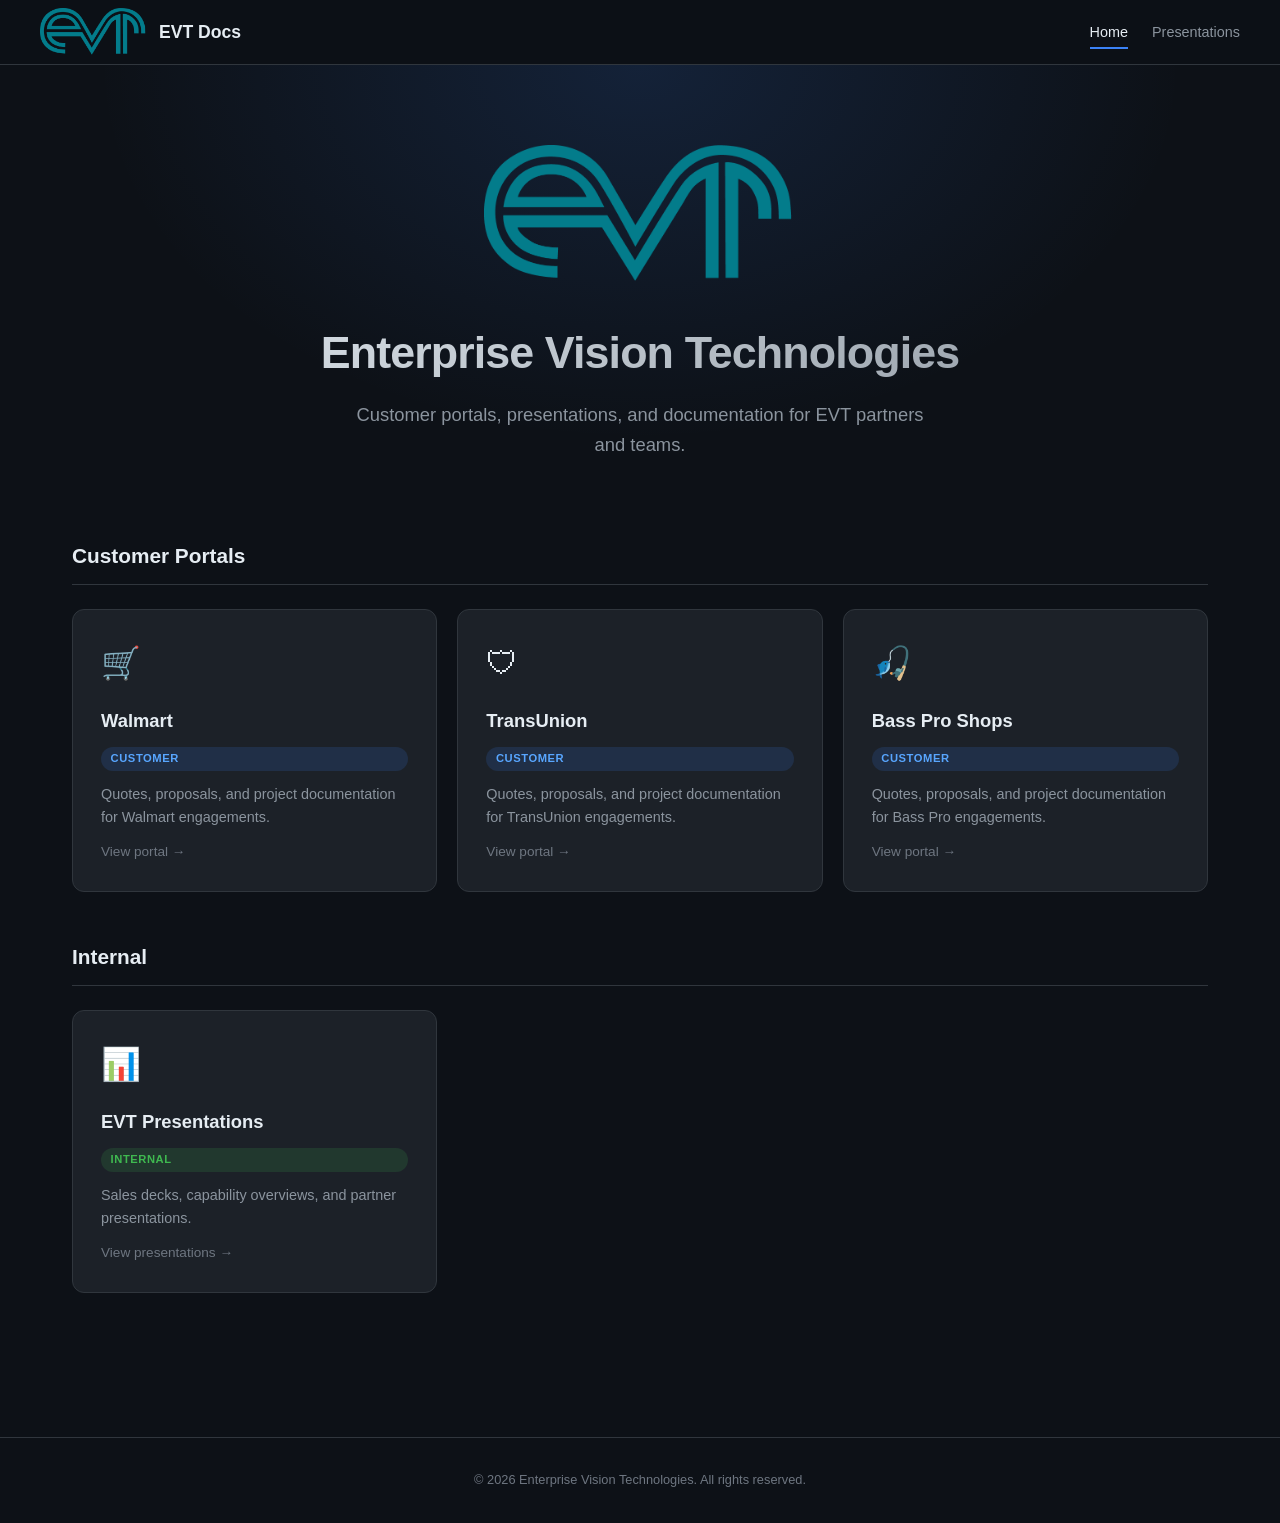
<file: index.html>
<!DOCTYPE html>
<html lang="en">
<head>
    <meta charset="UTF-8">
    <meta name="viewport" content="width=device-width, initial-scale=1.0">
    <title>EVT Docs — Enterprise Vision Technologies</title>
    <link rel="stylesheet" href="css/style.css">
</head>
<body>
    <nav class="nav">
        <div class="nav-inner">
            <a href="./" class="nav-brand">
                <img src="images/EVT_logo_RGB_BC.png" alt="EVT">
                <span>EVT Docs</span>
            </a>
            <ul class="nav-links">
                <li><a href="./" class="active">Home</a></li>
                <li><a href="presentations/">Presentations</a></li>
            </ul>
        </div>
    </nav>

    <section class="hero">
        <img src="images/EVT_logo_RGB_BC.png" alt="EVT" class="hero-logo">
        <h1>Enterprise Vision Technologies</h1>
        <p>Customer portals, presentations, and documentation for EVT partners and teams.</p>
    </section>

    <div class="container">
        <h2 class="section-title">Customer Portals</h2>
        <div class="card-grid">
            <a href="walmart/" class="card" style="text-decoration:none;color:inherit">
                <div class="card-icon">&#x1F6D2;</div>
                <h3>Walmart</h3>
                <span class="badge badge-customer">Customer</span>
                <p>Quotes, proposals, and project documentation for Walmart engagements.</p>
                <span class="card-arrow">View portal &#8594;</span>
            </a>

            <a href="transunion/" class="card" style="text-decoration:none;color:inherit">
                <div class="card-icon">&#x1F6E1;</div>
                <h3>TransUnion</h3>
                <span class="badge badge-customer">Customer</span>
                <p>Quotes, proposals, and project documentation for TransUnion engagements.</p>
                <span class="card-arrow">View portal &#8594;</span>
            </a>

            <a href="basspro/" class="card" style="text-decoration:none;color:inherit">
                <div class="card-icon">&#x1F3A3;</div>
                <h3>Bass Pro Shops</h3>
                <span class="badge badge-customer">Customer</span>
                <p>Quotes, proposals, and project documentation for Bass Pro engagements.</p>
                <span class="card-arrow">View portal &#8594;</span>
            </a>
        </div>

        <h2 class="section-title">Internal</h2>
        <div class="card-grid">
            <a href="presentations/" class="card" style="text-decoration:none;color:inherit">
                <div class="card-icon">&#x1F4CA;</div>
                <h3>EVT Presentations</h3>
                <span class="badge badge-internal">Internal</span>
                <p>Sales decks, capability overviews, and partner presentations.</p>
                <span class="card-arrow">View presentations &#8594;</span>
            </a>
        </div>
    </div>

    <footer class="footer">
        &copy; 2026 Enterprise Vision Technologies. All rights reserved.
    </footer>
</body>
</html>
</file>
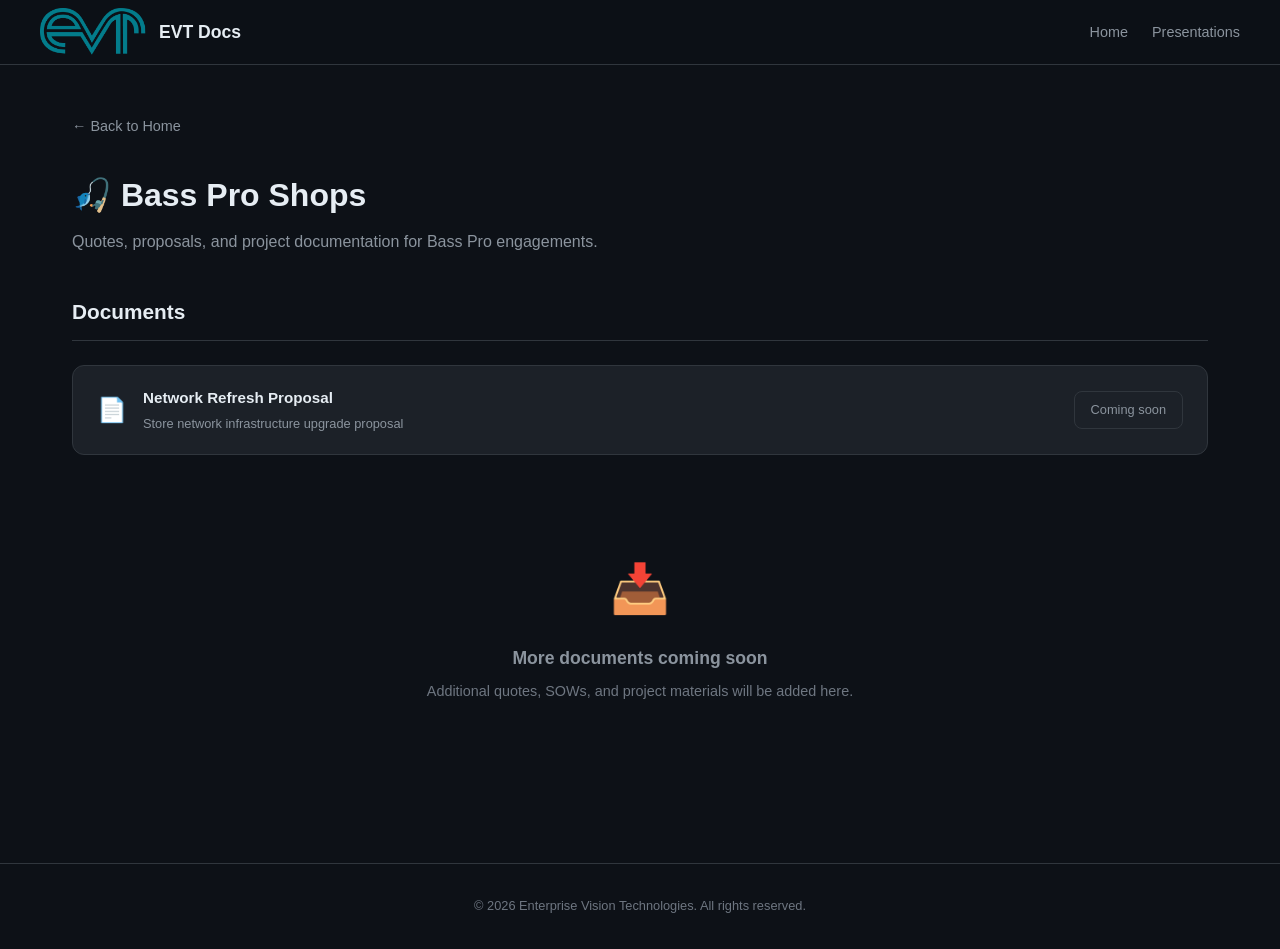
<file: basspro/index.html>
<!DOCTYPE html>
<html lang="en">
<head>
    <meta charset="UTF-8">
    <meta name="viewport" content="width=device-width, initial-scale=1.0">
    <title>Bass Pro Shops — EVT Docs</title>
    <link rel="stylesheet" href="../css/style.css">
</head>
<body>
    <nav class="nav">
        <div class="nav-inner">
            <a href="../" class="nav-brand">
                <img src="../images/EVT_logo_RGB_BC.png" alt="EVT">
                <span>EVT Docs</span>
            </a>
            <ul class="nav-links">
                <li><a href="../">Home</a></li>
                <li><a href="../presentations/">Presentations</a></li>
            </ul>
        </div>
    </nav>

    <div class="container" style="padding-top: 3rem;">
        <a href="../" class="back-link">&#8592; Back to Home</a>

        <div class="page-header">
            <h1>&#x1F3A3; Bass Pro Shops</h1>
            <p>Quotes, proposals, and project documentation for Bass Pro engagements.</p>
        </div>

        <h2 class="section-title">Documents</h2>
        <div class="doc-list">
            <div class="doc-item">
                <span class="doc-icon">&#x1F4C4;</span>
                <div class="doc-info">
                    <h4>Network Refresh Proposal</h4>
                    <p>Store network infrastructure upgrade proposal</p>
                </div>
                <span class="doc-action">Coming soon</span>
            </div>
        </div>

        <div class="empty-state" style="margin-top: 2rem;">
            <div class="empty-state-icon">&#x1F4E5;</div>
            <h3>More documents coming soon</h3>
            <p>Additional quotes, SOWs, and project materials will be added here.</p>
        </div>
    </div>

    <footer class="footer">
        &copy; 2026 Enterprise Vision Technologies. All rights reserved.
    </footer>
</body>
</html>
</file>
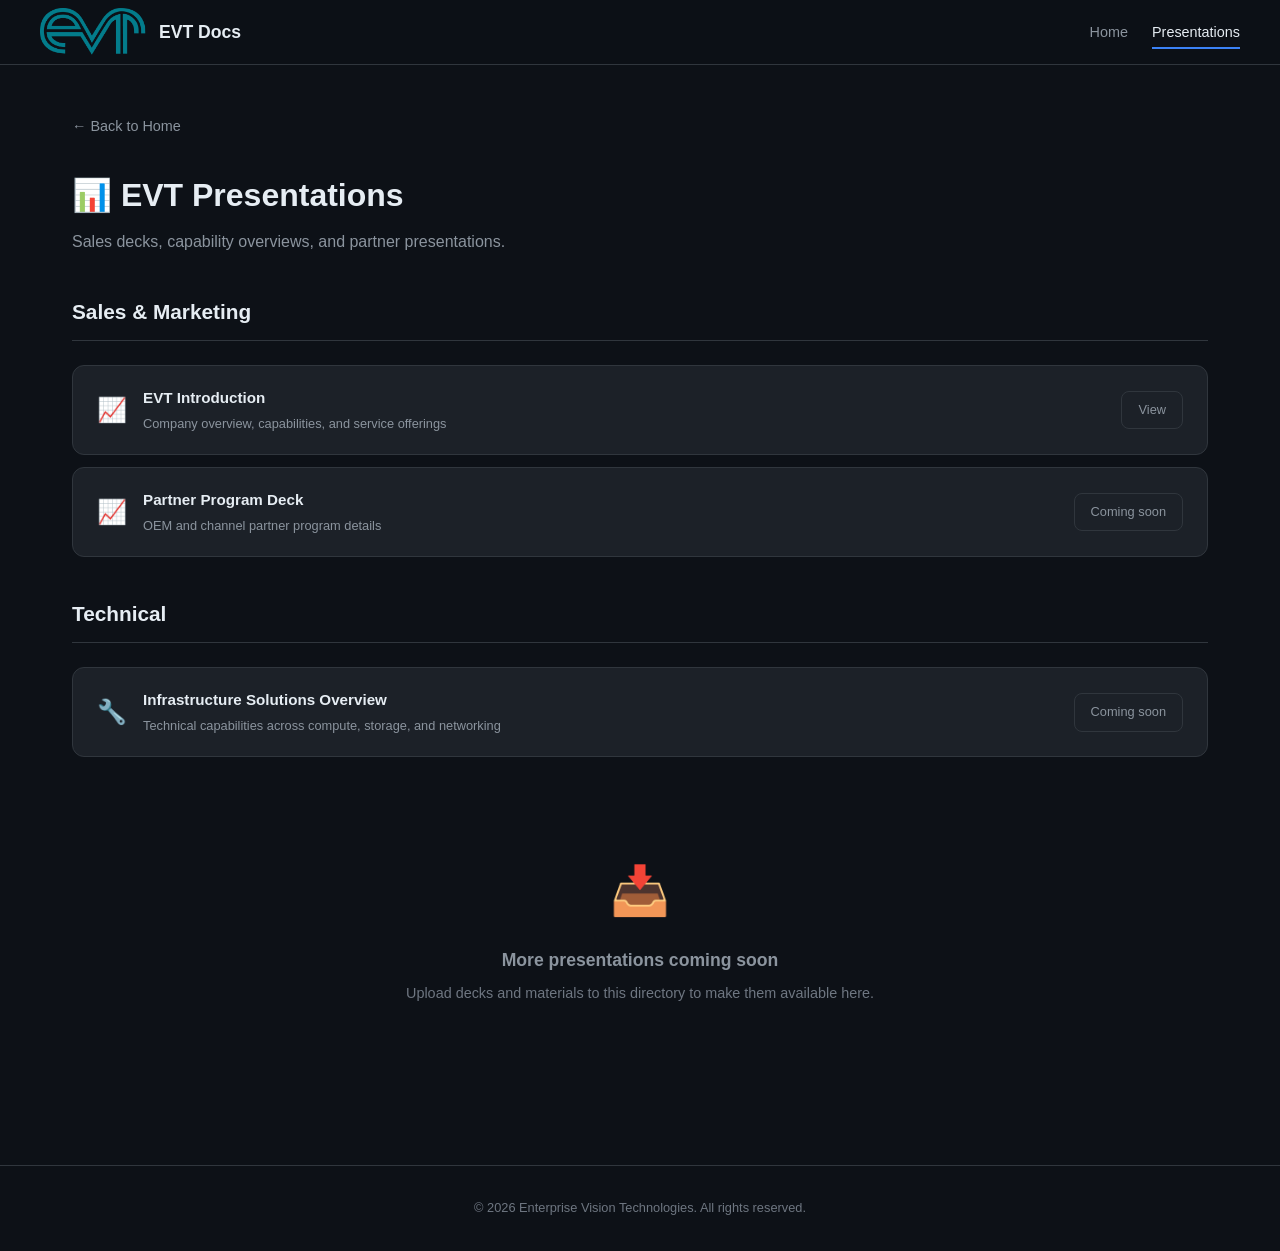
<file: presentations/index.html>
<!DOCTYPE html>
<html lang="en">
<head>
    <meta charset="UTF-8">
    <meta name="viewport" content="width=device-width, initial-scale=1.0">
    <title>Presentations — EVT Docs</title>
    <link rel="stylesheet" href="../css/style.css">
</head>
<body>
    <nav class="nav">
        <div class="nav-inner">
            <a href="../" class="nav-brand">
                <img src="../images/EVT_logo_RGB_BC.png" alt="EVT">
                <span>EVT Docs</span>
            </a>
            <ul class="nav-links">
                <li><a href="../">Home</a></li>
                <li><a href="./" class="active">Presentations</a></li>
            </ul>
        </div>
    </nav>

    <div class="container" style="padding-top: 3rem;">
        <a href="../" class="back-link">&#8592; Back to Home</a>

        <div class="page-header">
            <h1>&#x1F4CA; EVT Presentations</h1>
            <p>Sales decks, capability overviews, and partner presentations.</p>
        </div>

        <h2 class="section-title">Sales &amp; Marketing</h2>
        <div class="doc-list">
            <a href="EVT_Intro.html" class="doc-item" style="text-decoration:none;color:inherit">
                <span class="doc-icon">&#x1F4C8;</span>
                <div class="doc-info">
                    <h4>EVT Introduction</h4>
                    <p>Company overview, capabilities, and service offerings</p>
                </div>
                <span class="doc-action">View</span>
            </a>
            <div class="doc-item">
                <span class="doc-icon">&#x1F4C8;</span>
                <div class="doc-info">
                    <h4>Partner Program Deck</h4>
                    <p>OEM and channel partner program details</p>
                </div>
                <span class="doc-action">Coming soon</span>
            </div>
        </div>

        <h2 class="section-title" style="margin-top: 2.5rem;">Technical</h2>
        <div class="doc-list">
            <div class="doc-item">
                <span class="doc-icon">&#x1F527;</span>
                <div class="doc-info">
                    <h4>Infrastructure Solutions Overview</h4>
                    <p>Technical capabilities across compute, storage, and networking</p>
                </div>
                <span class="doc-action">Coming soon</span>
            </div>
        </div>

        <div class="empty-state" style="margin-top: 2rem;">
            <div class="empty-state-icon">&#x1F4E5;</div>
            <h3>More presentations coming soon</h3>
            <p>Upload decks and materials to this directory to make them available here.</p>
        </div>
    </div>

    <footer class="footer">
        &copy; 2026 Enterprise Vision Technologies. All rights reserved.
    </footer>
</body>
</html>
</file>
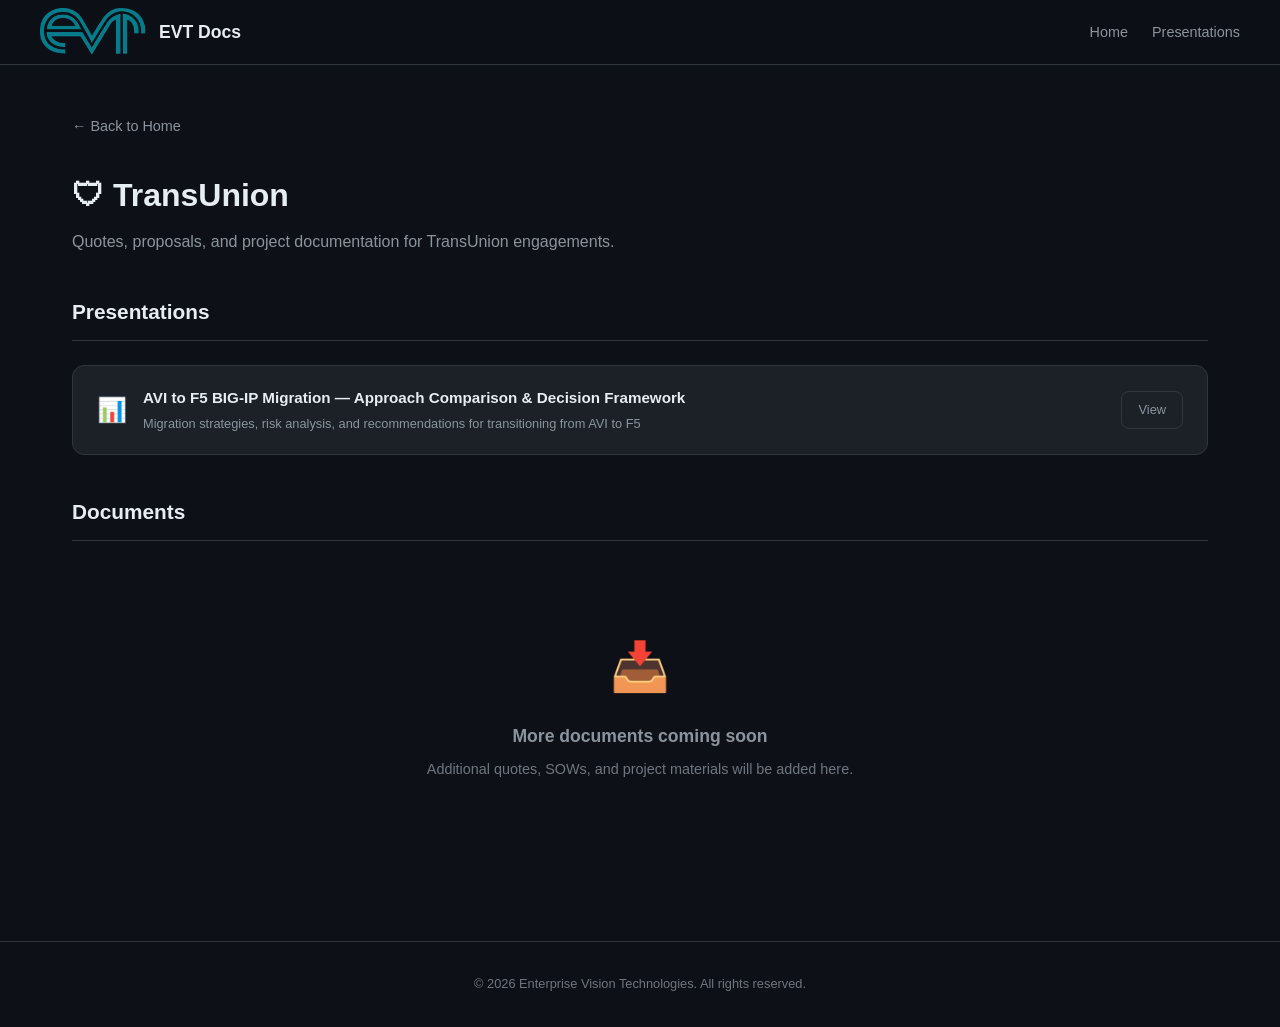
<file: transunion/index.html>
<!DOCTYPE html>
<html lang="en">
<head>
    <meta charset="UTF-8">
    <meta name="viewport" content="width=device-width, initial-scale=1.0">
    <title>TransUnion — EVT Docs</title>
    <link rel="stylesheet" href="../css/style.css">
</head>
<body>
    <nav class="nav">
        <div class="nav-inner">
            <a href="../" class="nav-brand">
                <img src="../images/EVT_logo_RGB_BC.png" alt="EVT">
                <span>EVT Docs</span>
            </a>
            <ul class="nav-links">
                <li><a href="../">Home</a></li>
                <li><a href="../presentations/">Presentations</a></li>
            </ul>
        </div>
    </nav>

    <div class="container" style="padding-top: 3rem;">
        <a href="../" class="back-link">&#8592; Back to Home</a>

        <div class="page-header">
            <h1>&#x1F6E1; TransUnion</h1>
            <p>Quotes, proposals, and project documentation for TransUnion engagements.</p>
        </div>

        <h2 class="section-title">Presentations</h2>
        <div class="doc-list">
            <a href="AVI_to_F5_Migration_Comparison.html" class="doc-item" style="text-decoration:none;color:inherit">
                <span class="doc-icon">&#x1F4CA;</span>
                <div class="doc-info">
                    <h4>AVI to F5 BIG-IP Migration — Approach Comparison & Decision Framework</h4>
                    <p>Migration strategies, risk analysis, and recommendations for transitioning from AVI to F5</p>
                </div>
                <span class="doc-action">View</span>
            </a>
        </div>

        <h2 class="section-title" style="margin-top: 2.5rem;">Documents</h2>
        <div class="empty-state">
            <div class="empty-state-icon">&#x1F4E5;</div>
            <h3>More documents coming soon</h3>
            <p>Additional quotes, SOWs, and project materials will be added here.</p>
        </div>
    </div>

    <footer class="footer">
        &copy; 2026 Enterprise Vision Technologies. All rights reserved.
    </footer>
</body>
</html>
</file>
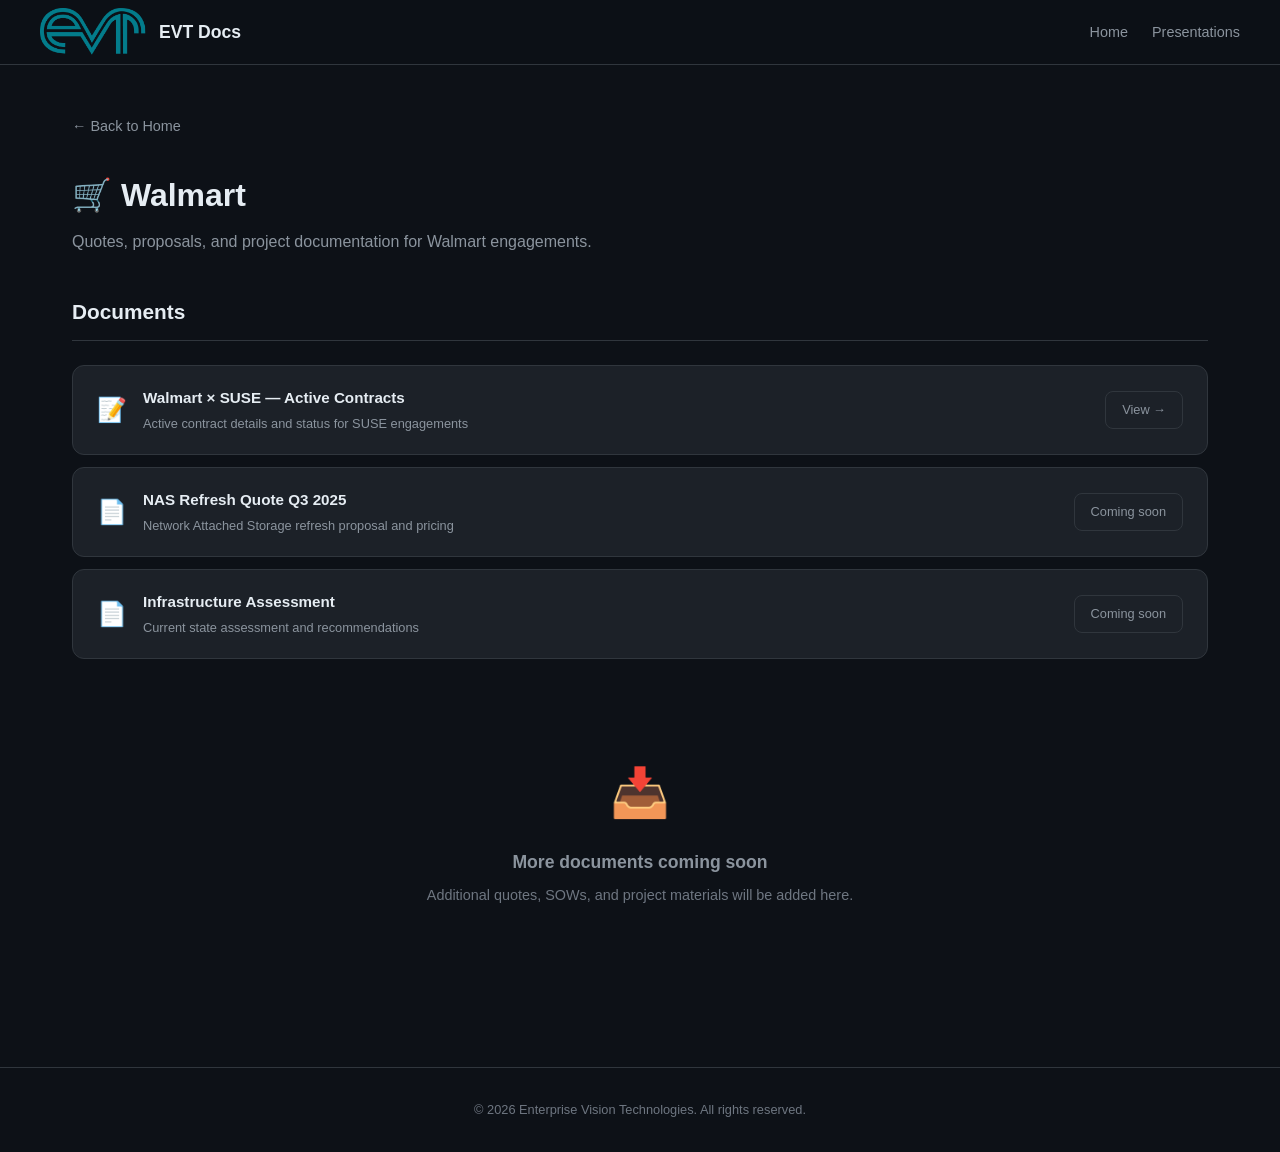
<file: walmart/index.html>
<!DOCTYPE html>
<html lang="en">
<head>
    <meta charset="UTF-8">
    <meta name="viewport" content="width=device-width, initial-scale=1.0">
    <title>Walmart — EVT Docs</title>
    <link rel="stylesheet" href="../css/style.css">
</head>
<body>
    <nav class="nav">
        <div class="nav-inner">
            <a href="../" class="nav-brand">
                <img src="../images/EVT_logo_RGB_BC.png" alt="EVT">
                <span>EVT Docs</span>
            </a>
            <ul class="nav-links">
                <li><a href="../">Home</a></li>
                <li><a href="../presentations/">Presentations</a></li>
            </ul>
        </div>
    </nav>

    <div class="container" style="padding-top: 3rem;">
        <a href="../" class="back-link">&#8592; Back to Home</a>

        <div class="page-header">
            <h1>&#x1F6D2; Walmart</h1>
            <p>Quotes, proposals, and project documentation for Walmart engagements.</p>
        </div>

        <h2 class="section-title">Documents</h2>
        <div class="doc-list">
            <a href="active-contracts.html" class="doc-item" style="text-decoration:none;color:inherit;cursor:pointer">
                <span class="doc-icon">&#x1F4DD;</span>
                <div class="doc-info">
                    <h4>Walmart × SUSE — Active Contracts</h4>
                    <p>Active contract details and status for SUSE engagements</p>
                </div>
                <span class="doc-action">View &#8594;</span>
            </a>
            <div class="doc-item">
                <span class="doc-icon">&#x1F4C4;</span>
                <div class="doc-info">
                    <h4>NAS Refresh Quote Q3 2025</h4>
                    <p>Network Attached Storage refresh proposal and pricing</p>
                </div>
                <span class="doc-action">Coming soon</span>
            </div>
            <div class="doc-item">
                <span class="doc-icon">&#x1F4C4;</span>
                <div class="doc-info">
                    <h4>Infrastructure Assessment</h4>
                    <p>Current state assessment and recommendations</p>
                </div>
                <span class="doc-action">Coming soon</span>
            </div>
        </div>

        <div class="empty-state" style="margin-top: 2rem;">
            <div class="empty-state-icon">&#x1F4E5;</div>
            <h3>More documents coming soon</h3>
            <p>Additional quotes, SOWs, and project materials will be added here.</p>
        </div>
    </div>

    <footer class="footer">
        &copy; 2026 Enterprise Vision Technologies. All rights reserved.
    </footer>
</body>
</html>
</file>
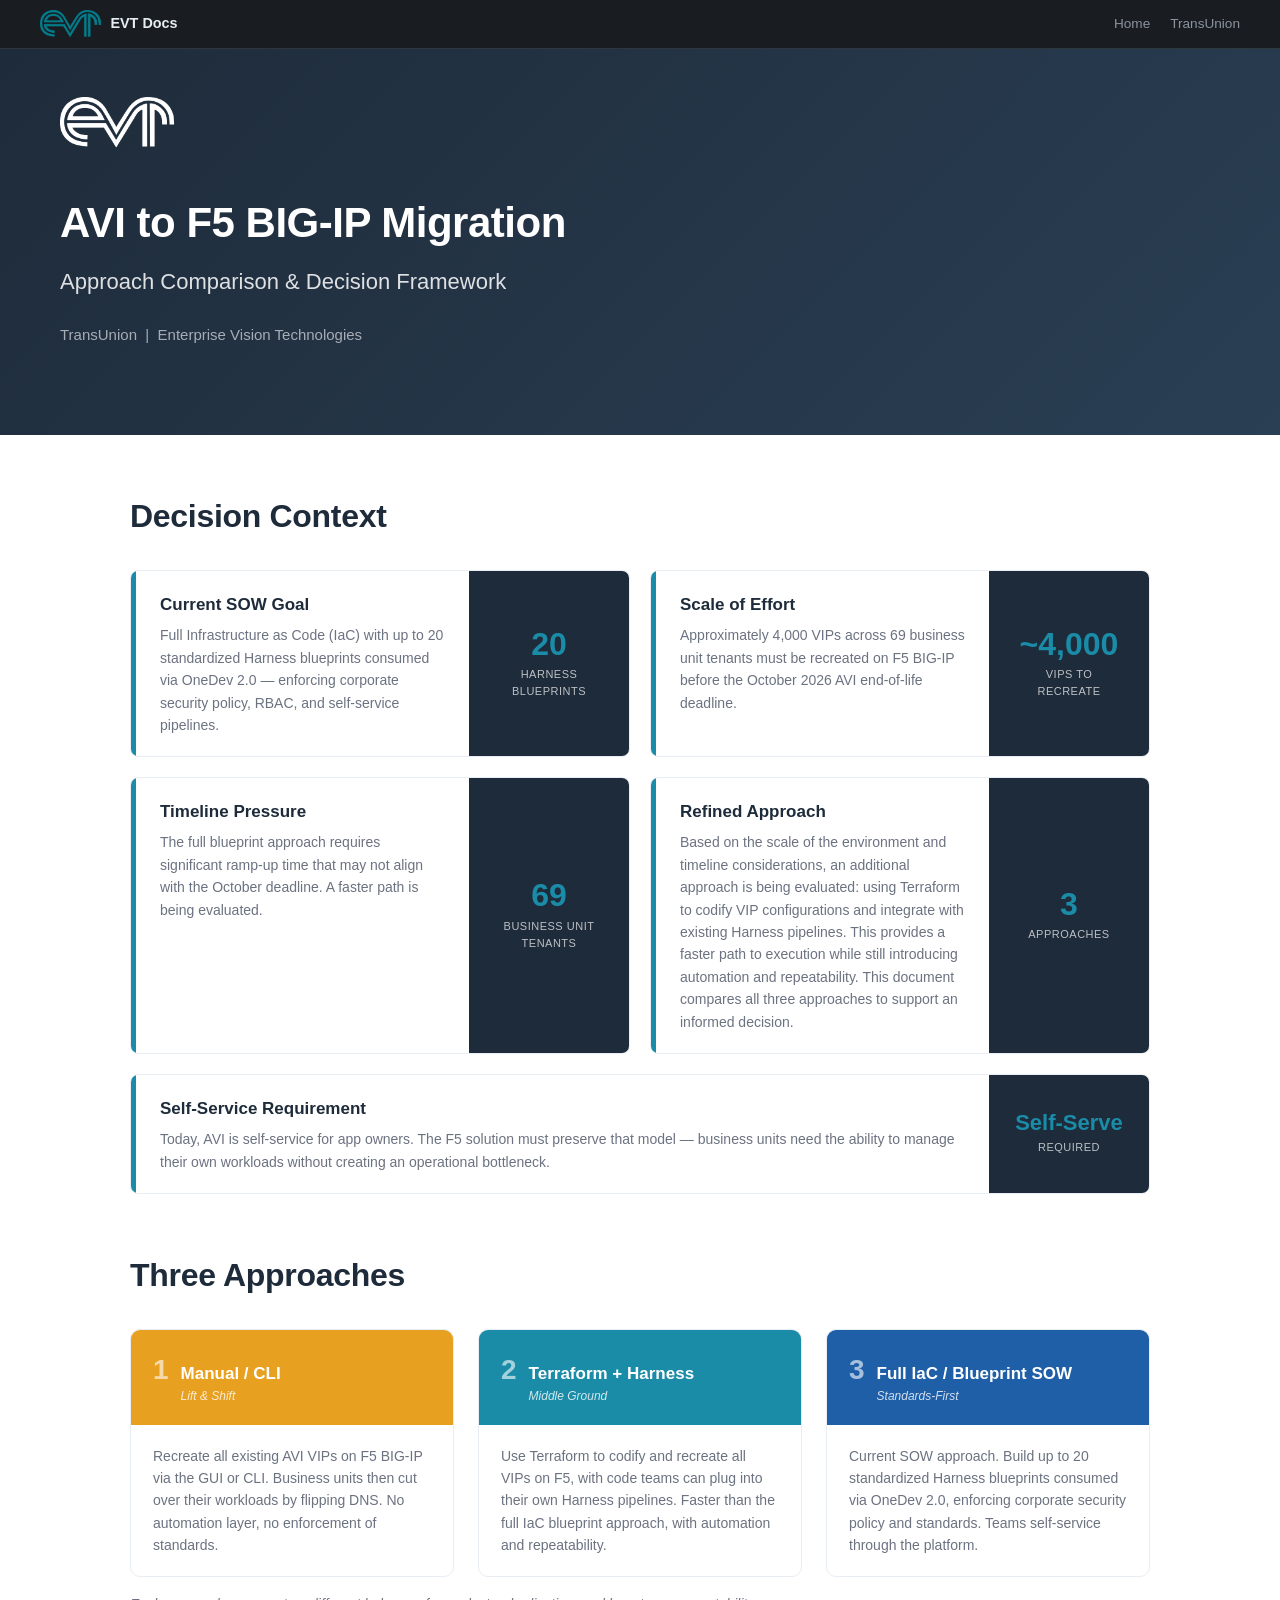
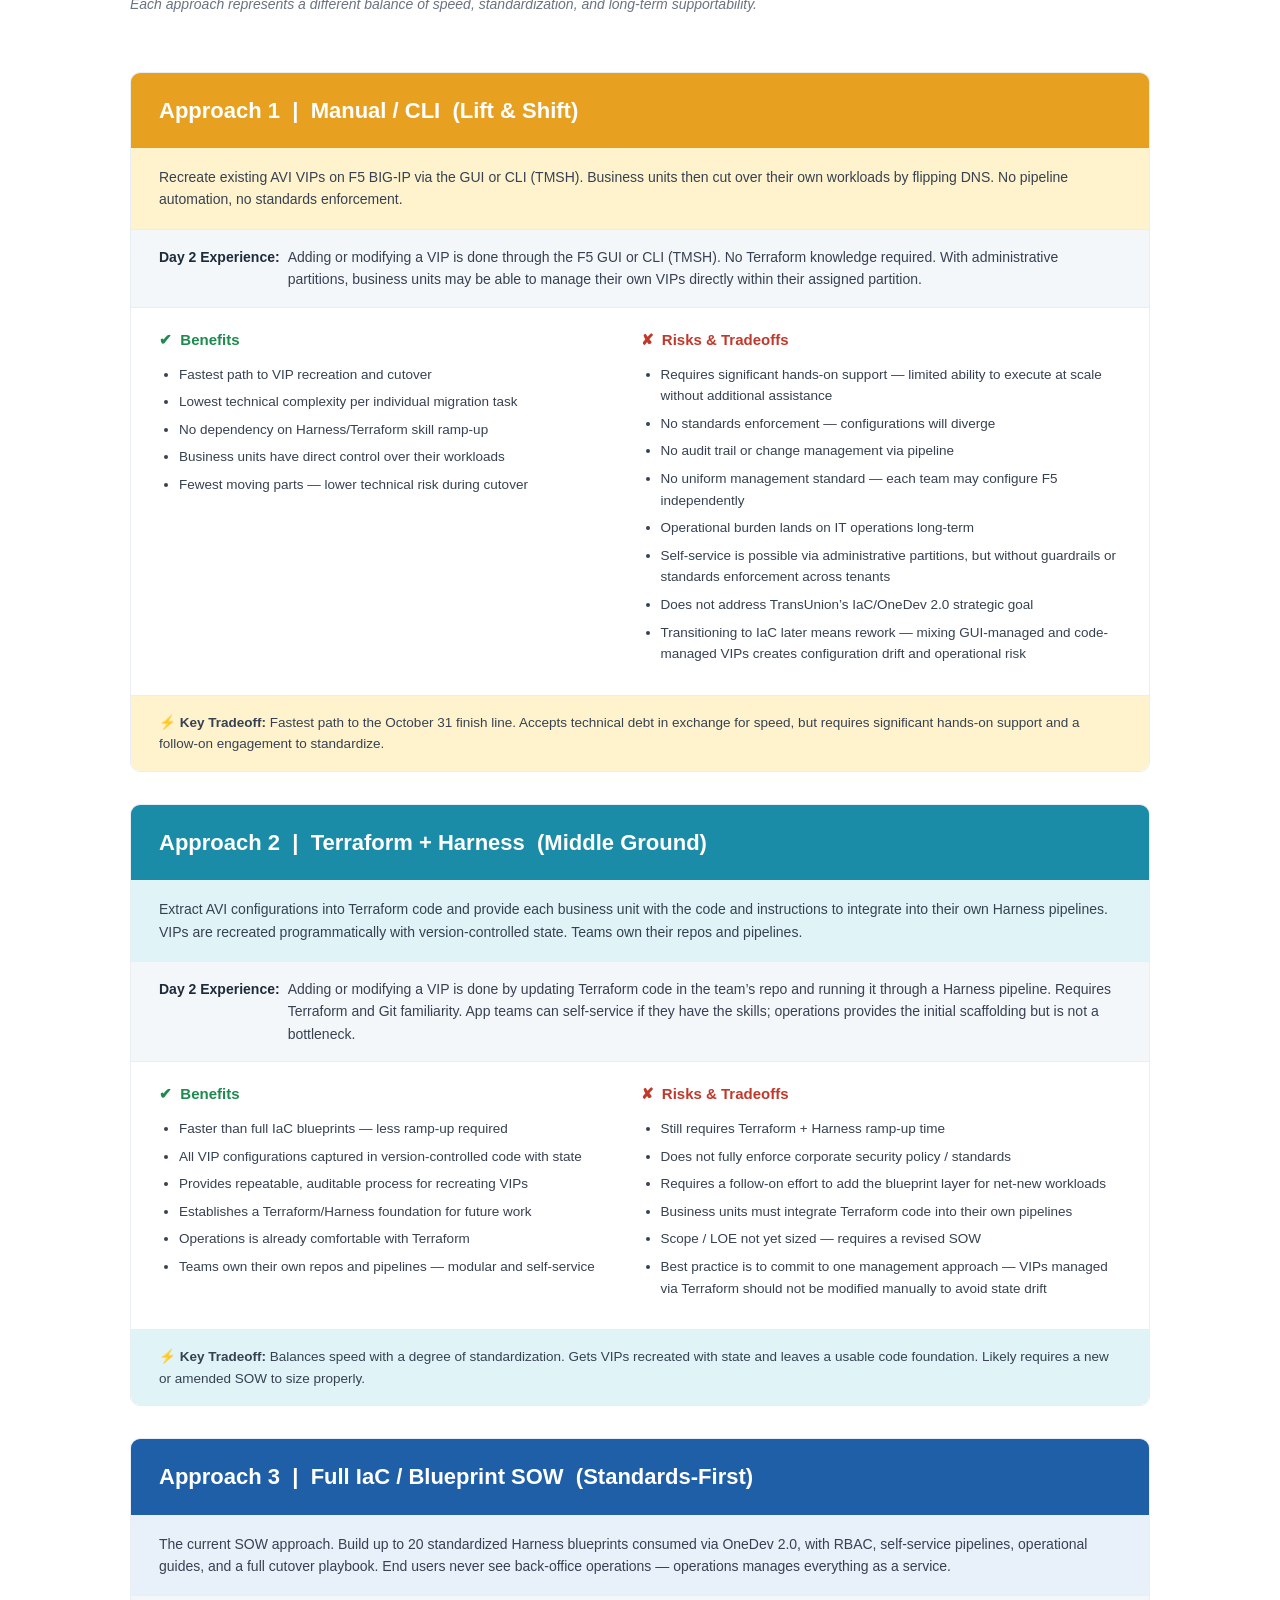
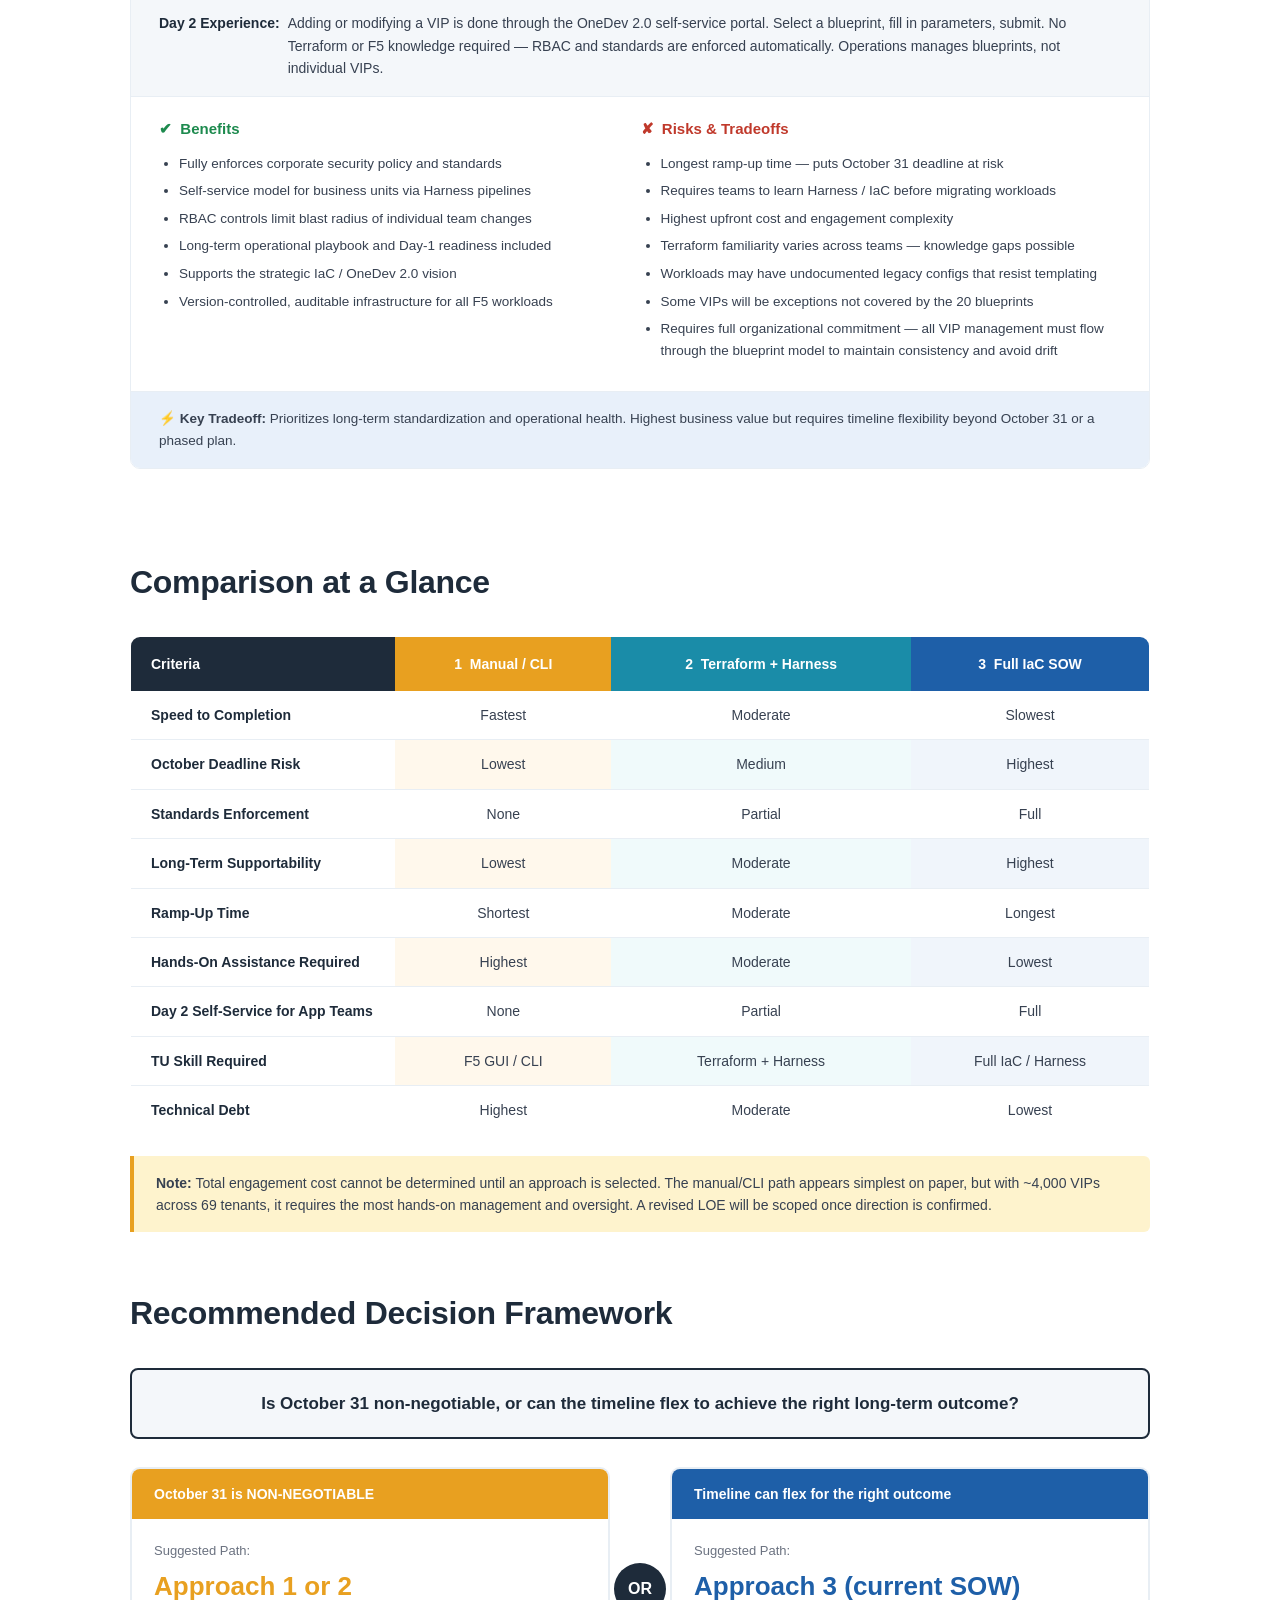
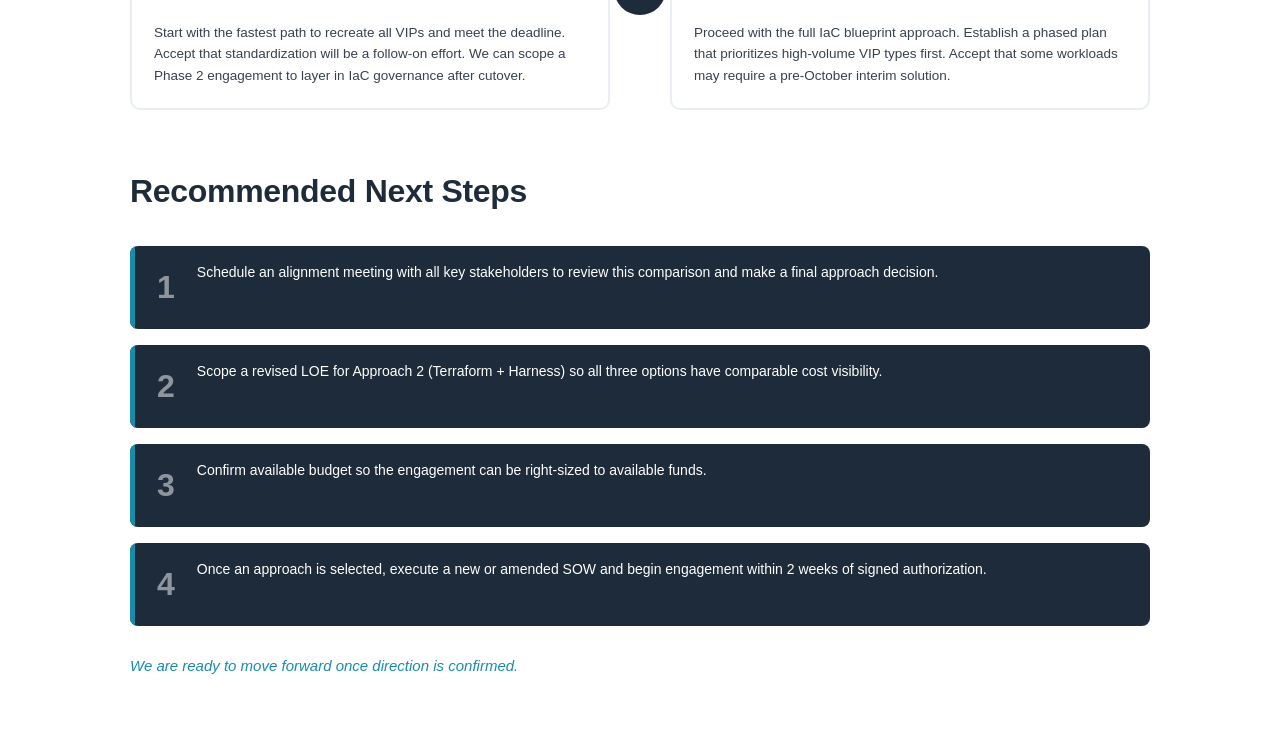
<file: transunion/AVI_to_F5_Migration_Comparison.html>
<!DOCTYPE html>
<html lang="en">
<head>
<meta charset="UTF-8">
<meta name="viewport" content="width=device-width, initial-scale=1.0">
<title>AVI to F5 BIG-IP Migration — Approach Comparison &amp; Decision Framework</title>
<style>
  :root {
    --navy: #1E2B3A;
    --navy-light: #2A3F54;
    --teal: #1A8CA8;
    --teal-light: #E0F4F7;
    --amber: #E8A020;
    --amber-light: #FEF3CD;
    --blue: #1E5FA8;
    --blue-light: #E8F0FA;
    --green: #1D8A4E;
    --red: #C0392B;
    --gray-bg: #F4F7FA;
    --gray-text: #374151;
    --gray-muted: #6B7280;
    --gray-border: #E8EEF4;
    --white: #FFFFFF;
  }

  * { margin: 0; padding: 0; box-sizing: border-box; }

  /* EVT Docs nav bar */
  .evt-docs-nav { position: sticky; top: 0; z-index: 999; background: rgba(13,17,23,0.95); backdrop-filter: blur(12px); border-bottom: 1px solid #30363d; padding: 0 2rem; font-family: -apple-system, BlinkMacSystemFont, 'Segoe UI', sans-serif; }
  .evt-docs-nav-inner { max-width: 1200px; margin: 0 auto; display: flex; align-items: center; justify-content: space-between; height: 48px; }
  .evt-docs-nav a { color: #8b949e; text-decoration: none; font-size: 0.85rem; font-weight: 500; transition: color 0.2s; }
  .evt-docs-nav a:hover { color: #58a6ff; }
  .evt-docs-nav .evt-brand { display: flex; align-items: center; gap: 8px; color: #e6edf3; font-weight: 600; font-size: 0.9rem; }
  .evt-docs-nav .evt-brand img { height: 28px; }
  .evt-docs-nav .evt-links { display: flex; gap: 1.25rem; }

  body {
    font-family: 'Segoe UI', Calibri, -apple-system, BlinkMacSystemFont, sans-serif;
    color: var(--gray-text);
    background: var(--white);
    line-height: 1.6;
    -webkit-font-smoothing: antialiased;
  }

  /* ── Hero ── */
  .hero {
    background: linear-gradient(135deg, var(--navy) 0%, var(--navy-light) 100%);
    color: var(--white);
    padding: 48px 60px 60px;
  }
  .hero .logo-bar {
    margin-bottom: 32px;
  }
  .hero .logo-bar img {
    height: 52px;
  }
  .hero h1 {
    font-size: 42px;
    font-weight: 800;
    letter-spacing: -0.5px;
    margin-bottom: 8px;
  }
  .hero .subtitle {
    font-size: 22px;
    font-weight: 400;
    opacity: 0.85;
    margin-bottom: 24px;
  }
  .hero .org-line {
    font-size: 15px;
    opacity: 0.6;
    margin-bottom: 28px;
  }
  .hero .deadline-badge {
    display: inline-block;
    background: var(--teal);
    color: var(--white);
    padding: 14px 28px;
    border-radius: 6px;
    font-size: 18px;
    font-weight: 700;
    letter-spacing: 0.3px;
  }
  .hero .deadline-badge span { margin-right: 8px; }

  /* ── Sections ── */
  section {
    max-width: 1100px;
    margin: 0 auto;
    padding: 56px 40px;
  }
  section + section { padding-top: 0; }

  h2 {
    font-size: 32px;
    font-weight: 800;
    color: var(--navy);
    margin-bottom: 28px;
    letter-spacing: -0.3px;
  }
  h3 {
    font-size: 20px;
    font-weight: 700;
    margin-bottom: 12px;
  }

  /* ── Situation cards ── */
  .situation-grid {
    display: grid;
    grid-template-columns: 1fr 1fr;
    gap: 20px;
  }
  .situation-card.full-width {
    grid-column: 1 / -1;
  }
  .situation-card {
    display: flex;
    align-items: stretch;
    background: var(--white);
    border-radius: 8px;
    overflow: hidden;
    border: 1px solid var(--gray-border);
  }
  .situation-card .accent {
    width: 5px;
    flex-shrink: 0;
    background: var(--teal);
  }
  .situation-card .content {
    padding: 20px 24px;
    flex: 1;
  }
  .situation-card .content h3 {
    color: var(--navy);
    font-size: 17px;
    margin-bottom: 6px;
  }
  .situation-card .content p {
    font-size: 14px;
    color: var(--gray-muted);
  }
  .situation-card .stat {
    display: flex;
    flex-direction: column;
    align-items: center;
    justify-content: center;
    padding: 16px 24px;
    background: var(--navy);
    color: var(--white);
    width: 160px;
    flex-shrink: 0;
    text-align: center;
  }
  .situation-card .stat .num {
    font-size: 32px;
    font-weight: 800;
    line-height: 1.1;
    color: var(--teal);
  }
  .situation-card .stat .label {
    font-size: 11px;
    text-transform: uppercase;
    letter-spacing: 0.5px;
    opacity: 0.7;
    margin-top: 4px;
  }

  /* ── Three approaches overview ── */
  .approaches-overview {
    display: grid;
    grid-template-columns: repeat(3, 1fr);
    gap: 24px;
    margin-bottom: 16px;
  }
  .approach-card {
    background: var(--white);
    border-radius: 10px;
    overflow: hidden;
    border: 1px solid var(--gray-border);
  }
  .approach-card .card-header {
    padding: 18px 22px;
    color: var(--white);
    display: flex;
    align-items: baseline;
    gap: 12px;
  }
  .approach-card .card-header .num {
    font-size: 28px;
    font-weight: 800;
    opacity: 0.6;
  }
  .approach-card .card-header .title {
    font-size: 17px;
    font-weight: 700;
  }
  .approach-card .card-header .tag {
    display: block;
    font-size: 12px;
    font-weight: 400;
    font-style: italic;
    opacity: 0.8;
  }
  .approach-card.a1 .card-header { background: var(--amber); }
  .approach-card.a2 .card-header { background: var(--teal); }
  .approach-card.a3 .card-header { background: var(--blue); }
  .approach-card .card-body {
    padding: 20px 22px;
    font-size: 14px;
    color: var(--gray-muted);
  }
  .approaches-footer {
    font-size: 14px;
    font-style: italic;
    color: var(--gray-muted);
    margin-top: 8px;
  }

  /* ── Detail slides ── */
  .approach-detail {
    border-radius: 10px;
    overflow: hidden;
    margin-bottom: 32px;
    border: 1px solid var(--gray-border);
    background: var(--white);
  }
  .approach-detail .detail-header {
    padding: 20px 28px;
    color: var(--white);
    font-size: 22px;
    font-weight: 700;
  }
  .approach-detail.a1 .detail-header { background: var(--amber); }
  .approach-detail.a2 .detail-header { background: var(--teal); }
  .approach-detail.a3 .detail-header { background: var(--blue); }

  .approach-detail .detail-desc {
    padding: 18px 28px;
    font-size: 14px;
    color: var(--gray-text);
  }
  .approach-detail.a1 .detail-desc { background: var(--amber-light); }
  .approach-detail.a2 .detail-desc { background: var(--teal-light); }
  .approach-detail.a3 .detail-desc { background: var(--blue-light); }

  /* ── Day 2 experience block ── */
  .day2-block {
    padding: 16px 28px;
    border-top: 1px solid var(--gray-border);
    border-bottom: 1px solid var(--gray-border);
    background: var(--gray-bg);
    font-size: 14px;
    color: var(--gray-text);
    display: flex;
    align-items: baseline;
    gap: 8px;
  }
  .day2-block .day2-label {
    font-weight: 700;
    color: var(--navy);
    white-space: nowrap;
  }

  .detail-columns {
    display: grid;
    grid-template-columns: 1fr 1px 1fr;
    padding: 0 28px 24px;
  }
  .detail-columns .divider {
    background: var(--gray-border);
    margin: 0 20px;
  }
  .detail-col h4 {
    font-size: 15px;
    font-weight: 700;
    margin: 20px 0 12px;
  }
  .detail-col h4.benefits { color: var(--green); }
  .detail-col h4.risks { color: var(--red); }
  .detail-col ul {
    list-style: disc;
    padding-left: 20px;
    font-size: 13.5px;
    color: var(--gray-text);
  }
  .detail-col ul li { margin-bottom: 6px; }

  .detail-footer {
    padding: 16px 28px;
    font-size: 13.5px;
    color: var(--gray-text);
    border-top: 1px solid var(--gray-border);
  }
  .approach-detail.a1 .detail-footer { background: var(--amber-light); }
  .approach-detail.a2 .detail-footer { background: var(--teal-light); }
  .approach-detail.a3 .detail-footer { background: var(--blue-light); }

  /* ── Comparison table ── */
  .comparison-table {
    width: 100%;
    border-collapse: collapse;
    font-size: 14px;
    border-radius: 10px;
    overflow: hidden;
    border: 1px solid var(--gray-border);
  }
  .comparison-table thead th {
    padding: 16px 20px;
    font-weight: 700;
    color: var(--white);
    text-align: center;
    font-size: 14px;
  }
  .comparison-table thead th:first-child {
    background: var(--navy);
    text-align: left;
    width: 26%;
  }
  .comparison-table thead th:nth-child(2) { background: var(--amber); }
  .comparison-table thead th:nth-child(3) { background: var(--teal); }
  .comparison-table thead th:nth-child(4) { background: var(--blue); }

  .comparison-table tbody td {
    padding: 13px 20px;
    border-bottom: 1px solid var(--gray-border);
    text-align: center;
  }
  .comparison-table tbody td:first-child {
    text-align: left;
    font-weight: 600;
    color: var(--navy);
  }
  .comparison-table tbody tr:nth-child(even) td:nth-child(2) { background: #FFF8EC; }
  .comparison-table tbody tr:nth-child(even) td:nth-child(3) { background: #F0FAFB; }
  .comparison-table tbody tr:nth-child(even) td:nth-child(4) { background: #F0F5FB; }

  /* ── Stakeholders ── */
  .stakeholder-cards { display: flex; flex-direction: column; gap: 20px; }
  .stakeholder-card {
    display: flex;
    align-items: stretch;
    background: var(--white);
    border-radius: 8px;
    border: 1px solid var(--gray-border);
    overflow: hidden;
  }
  .stakeholder-card .accent { width: 5px; flex-shrink: 0; }
  .stakeholder-card:nth-child(1) .accent { background: var(--amber); }
  .stakeholder-card:nth-child(2) .accent { background: var(--teal); }
  .stakeholder-card:nth-child(3) .accent { background: var(--blue); }
  .stakeholder-card .info {
    padding: 20px 24px;
    min-width: 180px;
    border-right: 1px solid var(--gray-border);
  }
  .stakeholder-card .info .role-title { font-weight: 700; color: var(--navy); font-size: 16px; }
  .stakeholder-card .info .role-sub { font-size: 13px; font-style: italic; color: var(--teal); }
  .stakeholder-card .quote {
    padding: 20px 24px;
    font-size: 14px;
    color: var(--gray-text);
    flex: 1;
  }
  .stakeholder-note {
    font-size: 14px;
    font-style: italic;
    color: var(--gray-muted);
    margin-top: 24px;
  }

  /* ── Decision framework ── */
  .framework-question {
    background: var(--gray-bg);
    border: 2px solid var(--navy);
    border-radius: 8px;
    padding: 20px 28px;
    font-size: 17px;
    font-weight: 600;
    color: var(--navy);
    text-align: center;
    margin-bottom: 28px;
  }

  .framework-columns {
    display: grid;
    grid-template-columns: 1fr 60px 1fr;
    gap: 0;
    align-items: stretch;
  }
  .framework-option {
    background: var(--white);
    border-radius: 10px;
    border: 2px solid var(--gray-border);
    overflow: hidden;
  }
  .framework-option .opt-header {
    padding: 14px 22px;
    font-weight: 700;
    font-size: 14px;
    color: var(--white);
  }
  .framework-option.left .opt-header { background: var(--amber); }
  .framework-option.right .opt-header { background: var(--blue); }
  .framework-option .opt-body { padding: 22px; }
  .framework-option .opt-body .rec-label {
    font-size: 13px;
    color: var(--gray-muted);
    margin-bottom: 4px;
  }
  .framework-option .opt-body .rec-value {
    font-size: 26px;
    font-weight: 800;
    margin-bottom: 14px;
  }
  .framework-option.left .opt-body .rec-value { color: var(--amber); }
  .framework-option.right .opt-body .rec-value { color: var(--blue); }
  .framework-option .opt-body p { font-size: 13.5px; color: var(--gray-text); }

  .or-badge {
    display: flex;
    align-items: center;
    justify-content: center;
  }
  .or-badge span {
    width: 52px;
    height: 52px;
    border-radius: 50%;
    background: var(--navy);
    color: var(--white);
    font-weight: 800;
    font-size: 16px;
    display: flex;
    align-items: center;
    justify-content: center;
  }

  /* ── Next steps ── */
  .next-steps { display: flex; flex-direction: column; gap: 16px; }
  .step-card {
    display: flex;
    align-items: stretch;
    background: var(--navy);
    border-radius: 8px;
    overflow: hidden;
    color: var(--white);
  }
  .step-card .step-accent {
    width: 5px;
    flex-shrink: 0;
    background: var(--teal);
  }
  .step-card .step-num {
    font-size: 32px;
    font-weight: 800;
    padding: 16px 22px;
    display: flex;
    align-items: center;
    opacity: 0.5;
    min-width: 60px;
    justify-content: center;
  }
  .step-card .step-body {
    padding: 16px 20px 16px 0;
    flex: 1;
  }
  .step-card .step-body p { font-size: 14px; line-height: 1.5; }
  .step-card .step-body .owner {
    font-size: 12px;
    color: var(--teal);
    font-style: italic;
    margin-top: 4px;
  }
  .closing-note {
    font-style: italic;
    color: var(--teal);
    margin-top: 28px;
    font-size: 15px;
  }

  /* ── Print / responsive ── */
  @media print {
    .hero { padding: 40px; }
    section { padding: 30px 20px; }
    .approach-detail { break-inside: avoid; }
    .comparison-table { font-size: 12px; }
  }
  @media (max-width: 768px) {
    .hero { padding: 40px 24px; }
    .hero h1 { font-size: 28px; }
    section { padding: 36px 20px; }
    .situation-grid,
    .approaches-overview,
    .framework-columns { grid-template-columns: 1fr; }
    .detail-columns { grid-template-columns: 1fr; }
    .detail-columns .divider { display: none; }
    .or-badge { padding: 12px 0; }
    .comparison-table { font-size: 12px; }
    .comparison-table thead th,
    .comparison-table tbody td { padding: 10px 12px; }
  }
</style>
</head>
<body>
<nav class="evt-docs-nav">
  <div class="evt-docs-nav-inner">
    <a href="../" class="evt-brand"><img src="../images/EVT_logo_RGB_BC.png" alt="EVT">EVT Docs</a>
    <div class="evt-links">
      <a href="../">Home</a>
      <a href="./">TransUnion</a>
    </div>
  </div>
</nav>

<!-- ═══════════════ HERO ═══════════════ -->
<div class="hero">
  <div class="logo-bar"><img src="[data-uri]" alt="Enterprise Vision Technologies"></div>
  <h1>AVI to F5 BIG-IP Migration</h1>
  <div class="subtitle">Approach Comparison &amp; Decision Framework</div>
  <div class="org-line">TransUnion &nbsp;|&nbsp; Enterprise Vision Technologies</div>
</div>

<!-- ═══════════════ THE SITUATION ═══════════════ -->
<section>
  <h2>Decision Context</h2>
  <div class="situation-grid">
    <div class="situation-card">
      <div class="accent"></div>
      <div class="content">
        <h3>Current SOW Goal</h3>
        <p>Full Infrastructure as Code (IaC) with up to 20 standardized Harness blueprints consumed via OneDev 2.0 &#8212; enforcing corporate security policy, RBAC, and self-service pipelines.</p>
      </div>
      <div class="stat"><span class="num">20</span><span class="label">Harness Blueprints</span></div>
    </div>
    <div class="situation-card">
      <div class="accent"></div>
      <div class="content">
        <h3>Scale of Effort</h3>
        <p>Approximately 4,000 VIPs across 69 business unit tenants must be recreated on F5 BIG-IP before the October 2026 AVI end-of-life deadline.</p>
      </div>
      <div class="stat"><span class="num">~4,000</span><span class="label">VIPs to Recreate</span></div>
    </div>
    <div class="situation-card">
      <div class="accent"></div>
      <div class="content">
        <h3>Timeline Pressure</h3>
        <p>The full blueprint approach requires significant ramp-up time that may not align with the October deadline. A faster path is being evaluated.</p>
      </div>
      <div class="stat"><span class="num">69</span><span class="label">Business Unit Tenants</span></div>
    </div>
    <div class="situation-card">
      <div class="accent"></div>
      <div class="content">
        <h3>Refined Approach</h3>
        <p>Based on the scale of the environment and timeline considerations, an additional approach is being evaluated: using Terraform to codify VIP configurations and integrate with existing Harness pipelines. This provides a faster path to execution while still introducing automation and repeatability. This document compares all three approaches to support an informed decision.</p>
      </div>
      <div class="stat"><span class="num">3</span><span class="label">Approaches</span></div>
    </div>
    <div class="situation-card full-width">
      <div class="accent"></div>
      <div class="content">
        <h3>Self-Service Requirement</h3>
        <p>Today, AVI is self-service for app owners. The F5 solution must preserve that model &#8212; business units need the ability to manage their own workloads without creating an operational bottleneck.</p>
      </div>
      <div class="stat"><span class="num" style="font-size: 22px;">Self-Serve</span><span class="label">Required</span></div>
    </div>
  </div>
</section>

<!-- ═══════════════ THREE APPROACHES OVERVIEW ═══════════════ -->
<section>
  <h2>Three Approaches</h2>
  <div class="approaches-overview">
    <div class="approach-card a1">
      <div class="card-header">
        <span class="num">1</span>
        <div><span class="title">Manual / CLI</span><span class="tag">Lift &amp; Shift</span></div>
      </div>
      <div class="card-body">Recreate all existing AVI VIPs on F5 BIG-IP via the GUI or CLI. Business units then cut over their workloads by flipping DNS. No automation layer, no enforcement of standards.</div>
    </div>
    <div class="approach-card a2">
      <div class="card-header">
        <span class="num">2</span>
        <div><span class="title">Terraform + Harness</span><span class="tag">Middle Ground</span></div>
      </div>
      <div class="card-body">Use Terraform to codify and recreate all VIPs on F5, with code teams can plug into their own Harness pipelines. Faster than the full IaC blueprint approach, with automation and repeatability.</div>
    </div>
    <div class="approach-card a3">
      <div class="card-header">
        <span class="num">3</span>
        <div><span class="title">Full IaC / Blueprint SOW</span><span class="tag">Standards-First</span></div>
      </div>
      <div class="card-body">Current SOW approach. Build up to 20 standardized Harness blueprints consumed via OneDev 2.0, enforcing corporate security policy and standards. Teams self-service through the platform.</div>
    </div>
  </div>
  <div class="approaches-footer">Each approach represents a different balance of speed, standardization, and long-term supportability.</div>
</section>

<!-- ═══════════════ APPROACH 1 DETAIL ═══════════════ -->
<section>
  <div class="approach-detail a1">
    <div class="detail-header">Approach 1 &nbsp;|&nbsp; Manual / CLI &nbsp;(Lift &amp; Shift)</div>
    <div class="detail-desc">Recreate existing AVI VIPs on F5 BIG-IP via the GUI or CLI (TMSH). Business units then cut over their own workloads by flipping DNS. No pipeline automation, no standards enforcement.</div>
    <div class="day2-block">
      <span class="day2-label">Day 2 Experience:</span> Adding or modifying a VIP is done through the F5 GUI or CLI (TMSH). No Terraform knowledge required. With administrative partitions, business units may be able to manage their own VIPs directly within their assigned partition.
    </div>
    <div class="detail-columns">
      <div class="detail-col">
        <h4 class="benefits">&#x2714; &nbsp;Benefits</h4>
        <ul>
          <li>Fastest path to VIP recreation and cutover</li>
          <li>Lowest technical complexity per individual migration task</li>
          <li>No dependency on Harness/Terraform skill ramp-up</li>
          <li>Business units have direct control over their workloads</li>
          <li>Fewest moving parts &#8212; lower technical risk during cutover</li>
        </ul>
      </div>
      <div class="divider"></div>
      <div class="detail-col">
        <h4 class="risks">&#x2718; &nbsp;Risks &amp; Tradeoffs</h4>
        <ul>
          <li>Requires significant hands-on support &#8212; limited ability to execute at scale without additional assistance</li>
          <li>No standards enforcement &#8212; configurations will diverge</li>
          <li>No audit trail or change management via pipeline</li>
          <li>No uniform management standard &#8212; each team may configure F5 independently</li>
          <li>Operational burden lands on IT operations long-term</li>
          <li>Self-service is possible via administrative partitions, but without guardrails or standards enforcement across tenants</li>
          <li>Does not address TransUnion&#8217;s IaC/OneDev 2.0 strategic goal</li>
          <li>Transitioning to IaC later means rework &#8212; mixing GUI-managed and code-managed VIPs creates configuration drift and operational risk</li>
        </ul>
      </div>
    </div>
    <div class="detail-footer">&#x26A1; <strong>Key Tradeoff:</strong> Fastest path to the October 31 finish line. Accepts technical debt in exchange for speed, but requires significant hands-on support and a follow-on engagement to standardize.</div>
  </div>

  <!-- ═══════════════ APPROACH 2 DETAIL ═══════════════ -->
  <div class="approach-detail a2">
    <div class="detail-header">Approach 2 &nbsp;|&nbsp; Terraform + Harness &nbsp;(Middle Ground)</div>
    <div class="detail-desc">Extract AVI configurations into Terraform code and provide each business unit with the code and instructions to integrate into their own Harness pipelines. VIPs are recreated programmatically with version-controlled state. Teams own their repos and pipelines.</div>
    <div class="day2-block">
      <span class="day2-label">Day 2 Experience:</span> Adding or modifying a VIP is done by updating Terraform code in the team&#8217;s repo and running it through a Harness pipeline. Requires Terraform and Git familiarity. App teams can self-service if they have the skills; operations provides the initial scaffolding but is not a bottleneck.
    </div>
    <div class="detail-columns">
      <div class="detail-col">
        <h4 class="benefits">&#x2714; &nbsp;Benefits</h4>
        <ul>
          <li>Faster than full IaC blueprints &#8212; less ramp-up required</li>
          <li>All VIP configurations captured in version-controlled code with state</li>
          <li>Provides repeatable, auditable process for recreating VIPs</li>
          <li>Establishes a Terraform/Harness foundation for future work</li>
          <li>Operations is already comfortable with Terraform</li>
          <li>Teams own their own repos and pipelines &#8212; modular and self-service</li>
        </ul>
      </div>
      <div class="divider"></div>
      <div class="detail-col">
        <h4 class="risks">&#x2718; &nbsp;Risks &amp; Tradeoffs</h4>
        <ul>
          <li>Still requires Terraform + Harness ramp-up time</li>
          <li>Does not fully enforce corporate security policy / standards</li>
          <li>Requires a follow-on effort to add the blueprint layer for net-new workloads</li>
          <li>Business units must integrate Terraform code into their own pipelines</li>
          <li>Scope / LOE not yet sized &#8212; requires a revised SOW</li>
          <li>Best practice is to commit to one management approach &#8212; VIPs managed via Terraform should not be modified manually to avoid state drift</li>
        </ul>
      </div>
    </div>
    <div class="detail-footer">&#x26A1; <strong>Key Tradeoff:</strong> Balances speed with a degree of standardization. Gets VIPs recreated with state and leaves a usable code foundation. Likely requires a new or amended SOW to size properly.</div>
  </div>

  <!-- ═══════════════ APPROACH 3 DETAIL ═══════════════ -->
  <div class="approach-detail a3">
    <div class="detail-header">Approach 3 &nbsp;|&nbsp; Full IaC / Blueprint SOW &nbsp;(Standards-First)</div>
    <div class="detail-desc">The current SOW approach. Build up to 20 standardized Harness blueprints consumed via OneDev 2.0, with RBAC, self-service pipelines, operational guides, and a full cutover playbook. End users never see back-office operations &#8212; operations manages everything as a service.</div>
    <div class="day2-block">
      <span class="day2-label">Day 2 Experience:</span> Adding or modifying a VIP is done through the OneDev 2.0 self-service portal. Select a blueprint, fill in parameters, submit. No Terraform or F5 knowledge required &#8212; RBAC and standards are enforced automatically. Operations manages blueprints, not individual VIPs.
    </div>
    <div class="detail-columns">
      <div class="detail-col">
        <h4 class="benefits">&#x2714; &nbsp;Benefits</h4>
        <ul>
          <li>Fully enforces corporate security policy and standards</li>
          <li>Self-service model for business units via Harness pipelines</li>
          <li>RBAC controls limit blast radius of individual team changes</li>
          <li>Long-term operational playbook and Day-1 readiness included</li>
          <li>Supports the strategic IaC / OneDev 2.0 vision</li>
          <li>Version-controlled, auditable infrastructure for all F5 workloads</li>
        </ul>
      </div>
      <div class="divider"></div>
      <div class="detail-col">
        <h4 class="risks">&#x2718; &nbsp;Risks &amp; Tradeoffs</h4>
        <ul>
          <li>Longest ramp-up time &#8212; puts October 31 deadline at risk</li>
          <li>Requires teams to learn Harness / IaC before migrating workloads</li>
          <li>Highest upfront cost and engagement complexity</li>
          <li>Terraform familiarity varies across teams &#8212; knowledge gaps possible</li>
          <li>Workloads may have undocumented legacy configs that resist templating</li>
          <li>Some VIPs will be exceptions not covered by the 20 blueprints</li>
          <li>Requires full organizational commitment &#8212; all VIP management must flow through the blueprint model to maintain consistency and avoid drift</li>
        </ul>
      </div>
    </div>
    <div class="detail-footer">&#x26A1; <strong>Key Tradeoff:</strong> Prioritizes long-term standardization and operational health. Highest business value but requires timeline flexibility beyond October 31 or a phased plan.</div>
  </div>
</section>

<!-- ═══════════════ COMPARISON TABLE ═══════════════ -->
<section>
  <h2>Comparison at a Glance</h2>
  <table class="comparison-table">
    <thead>
      <tr>
        <th>Criteria</th>
        <th>1 &nbsp;Manual / CLI</th>
        <th>2 &nbsp;Terraform + Harness</th>
        <th>3 &nbsp;Full IaC SOW</th>
      </tr>
    </thead>
    <tbody>
      <tr><td>Speed to Completion</td><td>Fastest</td><td>Moderate</td><td>Slowest</td></tr>
      <tr><td>October Deadline Risk</td><td>Lowest</td><td>Medium</td><td>Highest</td></tr>
      <tr><td>Standards Enforcement</td><td>None</td><td>Partial</td><td>Full</td></tr>
      <tr><td>Long-Term Supportability</td><td>Lowest</td><td>Moderate</td><td>Highest</td></tr>
      <tr><td>Ramp-Up Time</td><td>Shortest</td><td>Moderate</td><td>Longest</td></tr>
      <tr><td>Hands-On Assistance Required</td><td>Highest</td><td>Moderate</td><td>Lowest</td></tr>
      <tr><td>Day 2 Self-Service for App Teams</td><td>None</td><td>Partial</td><td>Full</td></tr>
      <tr><td>TU Skill Required</td><td>F5 GUI / CLI</td><td>Terraform + Harness</td><td>Full IaC / Harness</td></tr>
      <tr><td>Technical Debt</td><td>Highest</td><td>Moderate</td><td>Lowest</td></tr>
    </tbody>
  </table>
  <div style="margin-top: 20px; padding: 16px 22px; background: var(--amber-light); border-left: 4px solid var(--amber); border-radius: 0 6px 6px 0; font-size: 14px; color: var(--gray-text);">
    <strong>Note:</strong> Total engagement cost cannot be determined until an approach is selected. The manual/CLI path appears simplest on paper, but with ~4,000 VIPs across 69 tenants, it requires the most hands-on management and oversight. A revised LOE will be scoped once direction is confirmed.
  </div>
</section>

<!-- ═══════════════ DECISION FRAMEWORK ═══════════════ -->
<section>
  <h2>Recommended Decision Framework</h2>
  <div class="framework-question">Is October 31 non-negotiable, or can the timeline flex to achieve the right long-term outcome?</div>
  <div class="framework-columns">
    <div class="framework-option left">
      <div class="opt-header">October 31 is NON-NEGOTIABLE</div>
      <div class="opt-body">
        <div class="rec-label">Suggested Path:</div>
        <div class="rec-value">Approach 1 or 2</div>
        <p>Start with the fastest path to recreate all VIPs and meet the deadline. Accept that standardization will be a follow-on effort. We can scope a Phase 2 engagement to layer in IaC governance after cutover.</p>
      </div>
    </div>
    <div class="or-badge"><span>OR</span></div>
    <div class="framework-option right">
      <div class="opt-header">Timeline can flex for the right outcome</div>
      <div class="opt-body">
        <div class="rec-label">Suggested Path:</div>
        <div class="rec-value">Approach 3 (current SOW)</div>
        <p>Proceed with the full IaC blueprint approach. Establish a phased plan that prioritizes high-volume VIP types first. Accept that some workloads may require a pre-October interim solution.</p>
      </div>
    </div>
  </div>
</section>

<!-- ═══════════════ NEXT STEPS ═══════════════ -->
<section>
  <h2>Recommended Next Steps</h2>
  <div class="next-steps">
    <div class="step-card">
      <div class="step-accent"></div>
      <div class="step-num">1</div>
      <div class="step-body">
        <p>Schedule an alignment meeting with all key stakeholders to review this comparison and make a final approach decision.</p>
      </div>
    </div>
    <div class="step-card">
      <div class="step-accent"></div>
      <div class="step-num">2</div>
      <div class="step-body">
        <p>Scope a revised LOE for Approach 2 (Terraform + Harness) so all three options have comparable cost visibility.</p>
      </div>
    </div>
    <div class="step-card">
      <div class="step-accent"></div>
      <div class="step-num">3</div>
      <div class="step-body">
        <p>Confirm available budget so the engagement can be right-sized to available funds.</p>
      </div>
    </div>
    <div class="step-card">
      <div class="step-accent"></div>
      <div class="step-num">4</div>
      <div class="step-body">
        <p>Once an approach is selected, execute a new or amended SOW and begin engagement within 2 weeks of signed authorization.</p>
      </div>
    </div>
  </div>
  <div class="closing-note">We are ready to move forward once direction is confirmed.</div>
</section>

</body>
</html>
</file>
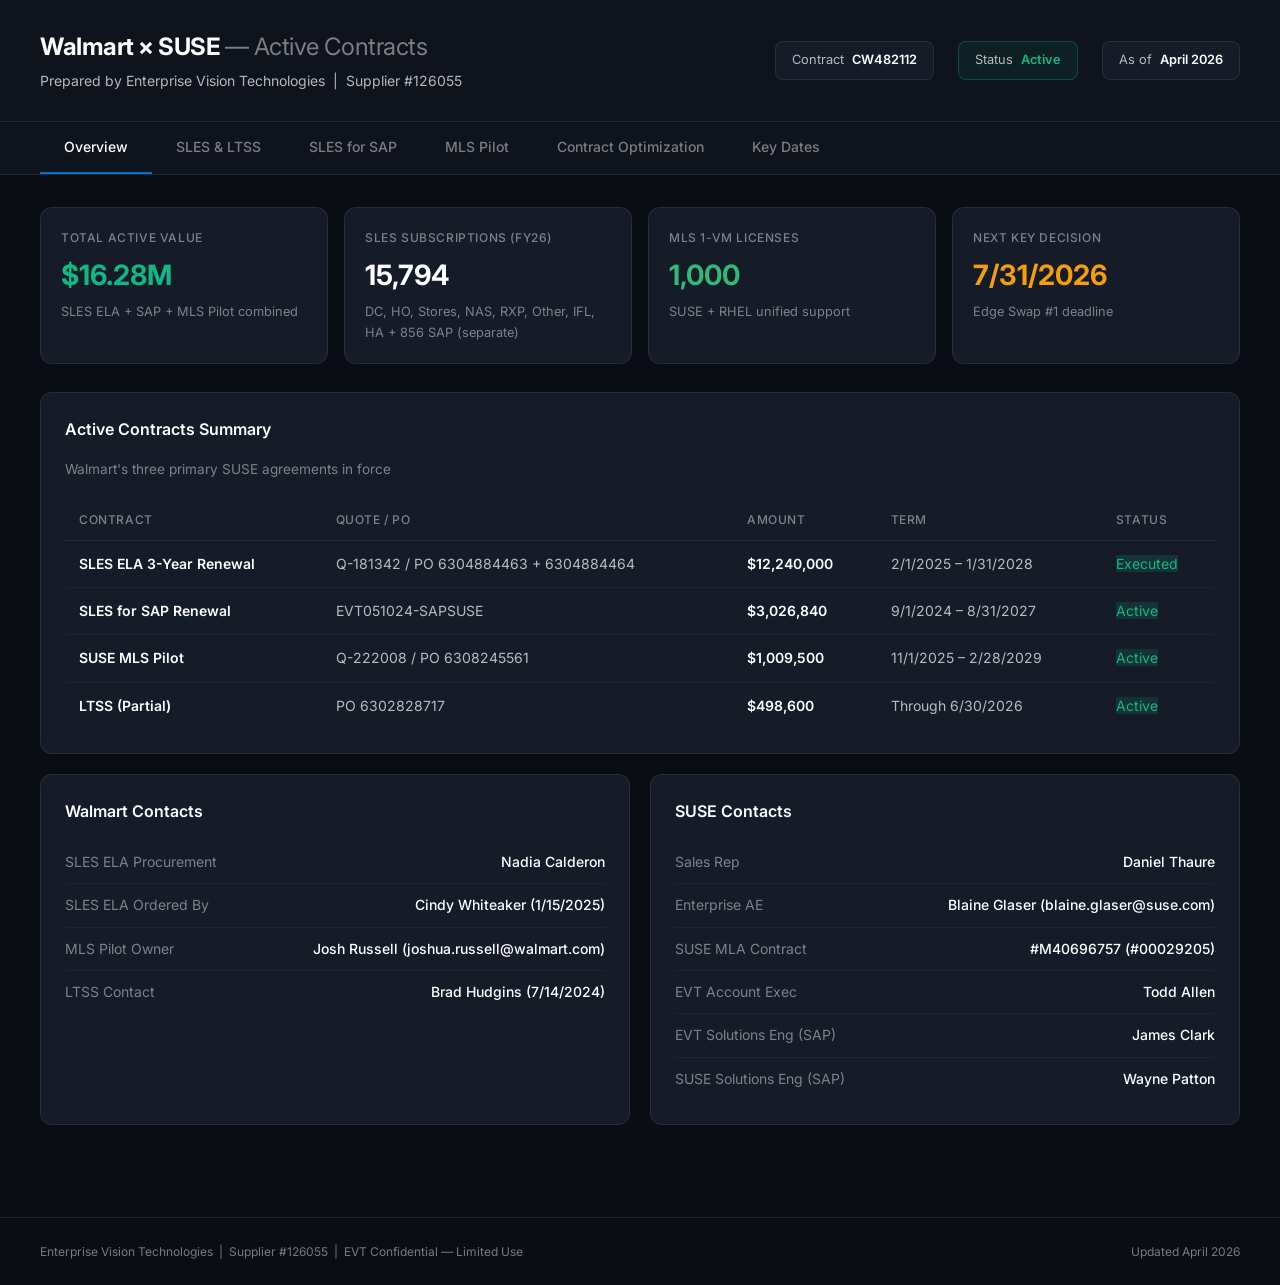
<file: walmart/active-contracts.html>
<!DOCTYPE html>
<html lang="en">
<head>
<meta charset="UTF-8">
<meta name="viewport" content="width=device-width, initial-scale=1.0">
<title>Walmart × SUSE — Active Contracts</title>
<link href="https://fonts.googleapis.com/css2?family=Inter:wght@300;400;500;600;700&display=swap" rel="stylesheet">
<style>
:root {
  --walmart-blue: #0071ce;
  --walmart-blue-rgb: 0, 113, 206;
  --suse-green: #30ba78;
  --suse-green-rgb: 48, 186, 120;
  --bg-primary: #0a0d14;
  --bg-elevated: #0f131c;
  --bg-surface: #161b28;
  --bg-hover: #1e2536;
  --text-primary: #ffffff;
  --text-secondary: rgba(255,255,255,0.7);
  --text-muted: rgba(255,255,255,0.45);
  --accent: var(--walmart-blue);
  --accent-glow: rgba(var(--walmart-blue-rgb), 0.25);
  --border: rgba(255,255,255,0.08);
  --success: #10b981;
  --warning: #f59e0b;
  --error: #ef4444;
}

* { margin: 0; padding: 0; box-sizing: border-box; }

body {
  font-family: 'Inter', -apple-system, BlinkMacSystemFont, sans-serif;
  background: var(--bg-primary);
  color: var(--text-primary);
  line-height: 1.6;
  min-height: 100vh;
}

/* ── Header ── */
.header {
  background: var(--bg-elevated);
  border-bottom: 1px solid var(--border);
  padding: 28px 40px;
  display: flex;
  justify-content: space-between;
  align-items: center;
}
.header-left h1 {
  font-size: 1.5rem;
  font-weight: 700;
  letter-spacing: -0.02em;
}
.header-left h1 span { color: var(--text-muted); font-weight: 400; }
.header-left p { color: var(--text-secondary); font-size: 0.875rem; margin-top: 4px; }
.header-right {
  display: flex;
  gap: 24px;
  align-items: center;
}
.header-badge {
  background: var(--bg-surface);
  border: 1px solid var(--border);
  border-radius: 8px;
  padding: 8px 16px;
  font-size: 0.8rem;
  color: var(--text-secondary);
}
.header-badge strong { color: var(--text-primary); font-weight: 600; }

/* ── Tabs ── */
.tabs {
  display: flex;
  gap: 0;
  background: var(--bg-elevated);
  border-bottom: 1px solid var(--border);
  padding: 0 40px;
}
.tab {
  padding: 14px 24px;
  cursor: pointer;
  font-size: 0.875rem;
  font-weight: 500;
  color: var(--text-muted);
  border-bottom: 2px solid transparent;
  transition: all 0.2s ease;
  user-select: none;
}
.tab:hover { color: var(--text-secondary); }
.tab.active {
  color: var(--text-primary);
  border-bottom-color: var(--accent);
}

/* ── Content ── */
.content { padding: 32px 40px; max-width: 1280px; }
.tab-panel { display: none; }
.tab-panel.active { display: block; }

/* ── Cards ── */
.card {
  background: var(--bg-surface);
  border: 1px solid var(--border);
  border-radius: 12px;
  padding: 24px;
  margin-bottom: 20px;
}
.card-header {
  display: flex;
  justify-content: space-between;
  align-items: center;
  margin-bottom: 16px;
}
.card-title {
  font-size: 1rem;
  font-weight: 600;
  color: var(--text-primary);
}
.card-badge {
  font-size: 0.75rem;
  font-weight: 600;
  padding: 4px 12px;
  border-radius: 20px;
}
.badge-active { background: rgba(16,185,129,0.15); color: var(--success); }
.badge-pending { background: rgba(245,158,11,0.15); color: var(--warning); }
.badge-expired { background: rgba(239,68,68,0.15); color: var(--error); }
.badge-proposed { background: rgba(var(--walmart-blue-rgb),0.15); color: var(--accent); }

/* ── Tables ── */
table {
  width: 100%;
  border-collapse: collapse;
  font-size: 0.875rem;
}
th {
  text-align: left;
  padding: 10px 14px;
  color: var(--text-muted);
  font-weight: 500;
  font-size: 0.75rem;
  text-transform: uppercase;
  letter-spacing: 0.05em;
  border-bottom: 1px solid var(--border);
}
td {
  padding: 12px 14px;
  color: var(--text-secondary);
  border-bottom: 1px solid rgba(255,255,255,0.04);
}
tr:last-child td { border-bottom: none; }
tr:hover td { background: rgba(255,255,255,0.02); }
td.highlight { color: var(--text-primary); font-weight: 600; }

/* ── KPI Row ── */
.kpi-row {
  display: grid;
  grid-template-columns: repeat(4, 1fr);
  gap: 16px;
  margin-bottom: 28px;
}
.kpi {
  background: var(--bg-surface);
  border: 1px solid var(--border);
  border-radius: 12px;
  padding: 20px;
}
.kpi-label {
  font-size: 0.75rem;
  font-weight: 500;
  color: var(--text-muted);
  text-transform: uppercase;
  letter-spacing: 0.05em;
  margin-bottom: 6px;
}
.kpi-value {
  font-size: 1.75rem;
  font-weight: 700;
  color: var(--text-primary);
}
.kpi-sub {
  font-size: 0.8rem;
  color: var(--text-muted);
  margin-top: 4px;
}

/* ── Grid layouts ── */
.grid-2 { display: grid; grid-template-columns: 1fr 1fr; gap: 20px; }
.grid-3 { display: grid; grid-template-columns: 1fr 1fr 1fr; gap: 20px; }

/* ── Timeline ── */
.timeline { position: relative; padding-left: 24px; }
.timeline::before {
  content: '';
  position: absolute;
  left: 6px;
  top: 8px;
  bottom: 8px;
  width: 2px;
  background: var(--border);
}
.timeline-item {
  position: relative;
  margin-bottom: 20px;
}
.timeline-dot {
  position: absolute;
  left: -24px;
  top: 6px;
  width: 14px;
  height: 14px;
  border-radius: 50%;
  border: 2px solid var(--bg-surface);
}
.dot-active { background: var(--success); }
.dot-pending { background: var(--warning); }
.dot-future { background: var(--text-muted); }
.timeline-date {
  font-size: 0.75rem;
  color: var(--text-muted);
  font-weight: 500;
}
.timeline-title {
  font-size: 0.9rem;
  font-weight: 600;
  color: var(--text-primary);
  margin-top: 2px;
}
.timeline-desc {
  font-size: 0.825rem;
  color: var(--text-secondary);
  margin-top: 4px;
}

/* ── Section titles ── */
.section-title {
  font-size: 1.1rem;
  font-weight: 600;
  margin-bottom: 16px;
  color: var(--text-primary);
}
.section-subtitle {
  font-size: 0.85rem;
  color: var(--text-muted);
  margin-bottom: 20px;
}

/* ── Info rows ── */
.info-row {
  display: flex;
  justify-content: space-between;
  padding: 10px 0;
  border-bottom: 1px solid rgba(255,255,255,0.04);
  font-size: 0.875rem;
  gap: 24px;
}
.info-row:last-child { border-bottom: none; }
.info-label { color: var(--text-muted); flex-shrink: 0; min-width: 180px; }
.info-value { color: var(--text-primary); font-weight: 500; text-align: right; }

/* ── Optimization tab ── */
#optimization .card { margin-bottom: 28px; padding: 28px 32px; }
#optimization .card-header { margin-bottom: 20px; }
#optimization .section-subtitle { margin-bottom: 24px; }
#optimization .info-row { padding: 14px 0; }
#optimization .callout { padding: 20px 24px; margin-bottom: 28px; line-height: 1.7; }

/* ── Bar chart visual ── */
.bar-chart { margin-top: 16px; }
.bar-row {
  display: flex;
  align-items: center;
  gap: 12px;
  margin-bottom: 10px;
}
.bar-label {
  width: 50px;
  font-size: 0.8rem;
  color: var(--text-muted);
  text-align: right;
  flex-shrink: 0;
}
.bar-track {
  flex: 1;
  height: 28px;
  background: rgba(255,255,255,0.04);
  border-radius: 6px;
  overflow: hidden;
  position: relative;
}
.bar-fill {
  height: 100%;
  border-radius: 6px;
  display: flex;
  align-items: center;
  padding-left: 10px;
  font-size: 0.75rem;
  font-weight: 600;
  color: var(--text-primary);
  transition: width 0.6s ease;
}

/* ── Footer ── */
.footer {
  padding: 24px 40px;
  border-top: 1px solid var(--border);
  display: flex;
  justify-content: space-between;
  align-items: center;
  color: var(--text-muted);
  font-size: 0.75rem;
  margin-top: 40px;
}

/* ── Callout ── */
.callout {
  background: rgba(var(--walmart-blue-rgb), 0.08);
  border: 1px solid rgba(var(--walmart-blue-rgb), 0.2);
  border-radius: 10px;
  padding: 16px 20px;
  margin-bottom: 20px;
  font-size: 0.875rem;
  color: var(--text-secondary);
}
.callout strong { color: var(--accent); }

/* ── Responsive ── */
@media (max-width: 900px) {
  .kpi-row { grid-template-columns: repeat(2, 1fr); }
  .grid-2, .grid-3 { grid-template-columns: 1fr; }
  .content { padding: 20px; }
  .header { padding: 20px; flex-direction: column; gap: 12px; }
  .tabs { padding: 0 20px; overflow-x: auto; }
}
</style>
</head>
<body>

<!-- ═══════ HEADER ═══════ -->
<div class="header">
  <div class="header-left">
    <h1>Walmart × SUSE <span>— Active Contracts</span></h1>
    <p>Prepared by Enterprise Vision Technologies &nbsp;|&nbsp; Supplier #126055</p>
  </div>
  <div class="header-right">
    <div class="header-badge">Contract &nbsp;<strong>CW482112</strong></div>
    <div class="header-badge" style="border-color: rgba(16,185,129,0.3); background: rgba(16,185,129,0.08);">Status &nbsp;<strong style="color: var(--success);">Active</strong></div>
    <div class="header-badge">As of &nbsp;<strong>April 2026</strong></div>
  </div>
</div>

<!-- ═══════ TABS ═══════ -->
<div class="tabs">
  <div class="tab active" data-tab="overview">Overview</div>
  <div class="tab" data-tab="sles-ela">SLES & LTSS</div>
  <div class="tab" data-tab="sap">SLES for SAP</div>
  <div class="tab" data-tab="mls-pilot">MLS Pilot</div>
  <div class="tab" data-tab="optimization">Contract Optimization</div>
  <div class="tab" data-tab="timeline">Key Dates</div>
</div>

<!-- ═══════ CONTENT ═══════ -->
<div class="content">

<!-- ─── OVERVIEW TAB ─── -->
<div class="tab-panel active" id="overview">

  <div class="kpi-row">
    <div class="kpi">
      <div class="kpi-label">Total Active Value</div>
      <div class="kpi-value" style="color: var(--success);">$16.28M</div>
      <div class="kpi-sub">SLES ELA + SAP + MLS Pilot combined</div>
    </div>
    <div class="kpi">
      <div class="kpi-label">SLES Subscriptions (FY26)</div>
      <div class="kpi-value">15,794</div>
      <div class="kpi-sub">DC, HO, Stores, NAS, RXP, Other, IFL, HA + 856 SAP (separate)</div>
    </div>
    <div class="kpi">
      <div class="kpi-label">MLS 1-VM Licenses</div>
      <div class="kpi-value" style="color: var(--suse-green);">1,000</div>
      <div class="kpi-sub">SUSE + RHEL unified support</div>
    </div>
    <div class="kpi">
      <div class="kpi-label">Next Key Decision</div>
      <div class="kpi-value" style="color: var(--warning);">7/31/2026</div>
      <div class="kpi-sub">Edge Swap #1 deadline</div>
    </div>
  </div>

  <div class="card">
    <div class="card-header">
      <div class="card-title">Active Contracts Summary</div>
    </div>
    <div class="section-subtitle">Walmart's three primary SUSE agreements in force</div>
    <table>
      <thead>
        <tr>
          <th>Contract</th>
          <th>Quote / PO</th>
          <th>Amount</th>
          <th>Term</th>
          <th>Status</th>
        </tr>
      </thead>
      <tbody>
        <tr>
          <td class="highlight">SLES ELA 3-Year Renewal</td>
          <td>Q-181342 / PO 6304884463 + 6304884464</td>
          <td class="highlight">$12,240,000</td>
          <td>2/1/2025 – 1/31/2028</td>
          <td><span class="badge-active">Executed</span></td>
        </tr>
        <tr>
          <td class="highlight">SLES for SAP Renewal</td>
          <td>EVT051024-SAPSUSE</td>
          <td class="highlight">$3,026,840</td>
          <td>9/1/2024 – 8/31/2027</td>
          <td><span class="badge-active">Active</span></td>
        </tr>
        <tr>
          <td class="highlight">SUSE MLS Pilot</td>
          <td>Q-222008 / PO 6308245561</td>
          <td class="highlight">$1,009,500</td>
          <td>11/1/2025 – 2/28/2029</td>
          <td><span class="badge-active">Active</span></td>
        </tr>
        <tr>
          <td class="highlight">LTSS (Partial)</td>
          <td>PO 6302828717</td>
          <td class="highlight">$498,600</td>
          <td>Through 6/30/2026</td>
          <td><span class="badge-active">Active</span></td>
        </tr>
      </tbody>
    </table>
  </div>

  <div class="grid-2">
    <div class="card">
      <div class="card-header">
        <div class="card-title">Walmart Contacts</div>
      </div>
      <div class="info-row">
        <div class="info-label">SLES ELA Procurement</div>
        <div class="info-value">Nadia Calderon</div>
      </div>
      <div class="info-row">
        <div class="info-label">SLES ELA Ordered By</div>
        <div class="info-value">Cindy Whiteaker (1/15/2025)</div>
      </div>
      <div class="info-row">
        <div class="info-label">MLS Pilot Owner</div>
        <div class="info-value">Josh Russell (joshua.russell@walmart.com)</div>
      </div>
      <div class="info-row">
        <div class="info-label">LTSS Contact</div>
        <div class="info-value">Brad Hudgins (7/14/2024)</div>
      </div>
    </div>

    <div class="card">
      <div class="card-header">
        <div class="card-title">SUSE Contacts</div>
      </div>
      <div class="info-row">
        <div class="info-label">Sales Rep</div>
        <div class="info-value">Daniel Thaure</div>
      </div>
      <div class="info-row">
        <div class="info-label">Enterprise AE</div>
        <div class="info-value">Blaine Glaser (blaine.glaser@suse.com)</div>
      </div>
      <div class="info-row">
        <div class="info-label">SUSE MLA Contract</div>
        <div class="info-value">#M40696757 (#00029205)</div>
      </div>
      <div class="info-row">
        <div class="info-label">EVT Account Exec</div>
        <div class="info-value">Todd Allen</div>
      </div>
      <div class="info-row">
        <div class="info-label">EVT Solutions Eng (SAP)</div>
        <div class="info-value">James Clark</div>
      </div>
      <div class="info-row">
        <div class="info-label">SUSE Solutions Eng (SAP)</div>
        <div class="info-value">Wayne Patton</div>
      </div>
    </div>
  </div>

</div>

<!-- ─── SLES ELA TAB ─── -->
<div class="tab-panel" id="sles-ela">

  <div class="callout">
    <strong>SLES ELA 3-Year Renewal (Executed)</strong> — Quote Q-181342 (12/17/2024), Contract #00029205, executed via PO 6304884463 ($10,752,403.67) + PO 6304884464 ($1,487,596.33) = $12,240,000 total. Term: 2/1/2025 – 1/31/2028. Includes 11.38% bundle discount.
  </div>

  <div class="card">
    <div class="card-header">
      <div class="card-title">Renewal Execution Details</div>
    </div>
    <div class="info-row">
      <div class="info-label">SUSE Quote</div>
      <div class="info-value">Q-181342 (12/17/2024)</div>
    </div>
    <div class="info-row">
      <div class="info-label">SUSE Contract #</div>
      <div class="info-value">00029205</div>
    </div>
    <div class="info-row">
      <div class="info-label">Walmart POs</div>
      <div class="info-value">6304884463 + 6304884464</div>
    </div>
    <div class="info-row">
      <div class="info-label">PO 1 Amount</div>
      <div class="info-value">$10,752,403.67</div>
    </div>
    <div class="info-row">
      <div class="info-label">PO 2 Amount</div>
      <div class="info-value">$1,487,596.33</div>
    </div>
    <div class="info-row">
      <div class="info-label">Total Executed Value</div>
      <div class="info-value" style="color: var(--success); font-weight: 700;">$12,240,000</div>
    </div>
    <div class="info-row">
      <div class="info-label">Ordered By</div>
      <div class="info-value">Cindy Whiteaker, 1/15/2025</div>
    </div>
    <div class="info-row">
      <div class="info-label">Term</div>
      <div class="info-value">2/1/2025 – 1/31/2028 (3 years)</div>
    </div>
    <div class="info-row">
      <div class="info-label">Bundle Discount</div>
      <div class="info-value">11.38% off list</div>
    </div>
  </div>

  <div class="grid-2">
    <div class="card">
      <div class="card-header">
        <div class="card-title">Year 1 (2/1/2025 – 1/31/2026)</div>
      </div>
      <div class="info-row">
        <div class="info-label">SLES + SUSE Manager</div>
        <div class="info-value">15,794 subs @ $218</div>
      </div>
      <div class="info-row">
        <div class="info-label">Year 1 Total</div>
        <div class="info-value">$3,443,092</div>
      </div>
      <div class="info-row">
        <div class="info-label">SUSE Assist</div>
        <div class="info-value">2 @ $10,500</div>
      </div>
      <div class="info-row">
        <div class="info-label">Assist Cost</div>
        <div class="info-value">$21,000</div>
      </div>
      <div class="info-row">
        <div class="info-label">SLES IBM z 1 IFL</div>
        <div class="info-value">14 @ $2,857</div>
      </div>
      <div class="info-row">
        <div class="info-label">IFL Cost</div>
        <div class="info-value">$40,000</div>
      </div>
    </div>

    <div class="card">
      <div class="card-header">
        <div class="card-title">Year 2 Split Period</div>
      </div>
      <div class="info-row">
        <div class="info-label">H1 (2/1–7/31/2026)</div>
        <div class="info-value">13,075 subs @ $109</div>
      </div>
      <div class="info-row">
        <div class="info-label">H1 Total</div>
        <div class="info-value">$1,425,175</div>
      </div>
      <div class="info-row">
        <div class="info-label">H2 (8/1/2026–1/31/2027)</div>
        <div class="info-value">Edge Bundle transition</div>
      </div>
      <div class="info-row">
        <div class="info-label">Cloud Native Edge (150)</div>
        <div class="info-value">150 @ $5,376</div>
      </div>
      <div class="info-row">
        <div class="info-label">Edge Bundle Cost</div>
        <div class="info-value">$806,403</div>
      </div>
      <div class="info-row">
        <div class="info-label">Remaining SLES (7,648)</div>
        <div class="info-value">7,648 @ $109</div>
      </div>
      <div class="info-row">
        <div class="info-label">SLES H2 Cost</div>
        <div class="info-value">$833,632</div>
      </div>
    </div>
  </div>

  <div class="card">
    <div class="card-header">
      <div class="card-title">Year 3 (2/1/2027 – 1/31/2028)</div>
    </div>
    <div class="info-row">
      <div class="info-label">Cloud Native Edge Bundle</div>
      <div class="info-value">235 bundles @ $7,638 = $1,794,907</div>
    </div>
    <div class="info-row">
      <div class="info-label">SLES + SUSE Manager</div>
      <div class="info-value">5,039 subs @ $218 = $1,098,502</div>
    </div>
    <div class="info-row">
      <div class="info-label">Year 3 Total</div>
      <div class="info-value" style="color: var(--text-primary); font-weight: 700;">$2,893,409</div>
    </div>
  </div>

  <div class="card">
    <div class="card-header">
      <div class="card-title">LTSS Components (Embedded in Renewal)</div>
      <div class="card-badge badge-active">~$1.49M Total</div>
    </div>
    <div class="section-subtitle">Long-Term Support (Reactive + Core) spread across renewal period</div>
    <table>
      <thead>
        <tr>
          <th>Product</th>
          <th>Support Type</th>
          <th>Period</th>
          <th>Amount</th>
        </tr>
      </thead>
      <tbody>
        <tr>
          <td class="highlight">SLES 11 SP4</td>
          <td>Long Term Core</td>
          <td>4/2025–3/2026</td>
          <td>$200,000</td>
        </tr>
        <tr>
          <td class="highlight">SLES 11 SP4</td>
          <td>Long Term Core</td>
          <td>4/2026–3/2027</td>
          <td>$200,010</td>
        </tr>
        <tr>
          <td class="highlight">SLES 12 SP3</td>
          <td>Reactive</td>
          <td>2/2025–6/2025</td>
          <td>$35,700</td>
        </tr>
        <tr>
          <td class="highlight">SLES 12 SP3</td>
          <td>Reactive</td>
          <td>7/2025–1/2028</td>
          <td>$400,000</td>
        </tr>
        <tr>
          <td class="highlight">SLES 12 SP4</td>
          <td>Reactive</td>
          <td>7/2026–1/2028</td>
          <td>$260,000</td>
        </tr>
        <tr>
          <td class="highlight">SLES 15 SP3</td>
          <td>Reactive</td>
          <td>7/2026–1/2028</td>
          <td>$135,660</td>
        </tr>
        <tr>
          <td class="highlight">SLES 15 SP1</td>
          <td>Reactive</td>
          <td>7/2026–1/2027</td>
          <td>$49,980</td>
        </tr>
        <tr>
          <td class="highlight">SLES 15 SP1</td>
          <td>Reactive</td>
          <td>2/2027–1/2028</td>
          <td>$160,000</td>
        </tr>
        <tr>
          <td class="highlight">HA Extension</td>
          <td>46 Sockets</td>
          <td>2/2025–1/2028</td>
          <td>$48,303</td>
        </tr>
      </tbody>
    </table>
  </div>

  <div class="card">
    <div class="card-header">
      <div class="card-title">Cloud Native Edge Swap Rights</div>
    </div>
    <div class="section-subtitle">Allows Walmart to convert Edge bundles back to SLES subscriptions at key decision points</div>

    <div style="margin-bottom: 20px;">
      <h4 style="color: var(--text-primary); margin-bottom: 12px; font-size: 0.95rem;">Swap Decision #1: By 7/31/2026</h4>
      <div class="info-row">
        <div class="info-label">Edge Bundles Available</div>
        <div class="info-value">150 (Cloud Native Edge Bundle, B-CNE-20C-PS1)</div>
      </div>
      <div class="info-row">
        <div class="info-label">Conversion Ratio</div>
        <div class="info-value">Up to 13,075 SLES subs @ $218/unit</div>
      </div>
      <div class="info-row">
        <div class="info-label">Replacement SKU</div>
        <div class="info-value">B-874-008231 (SLES + SUSE Manager)</div>
      </div>
    </div>

    <div style="margin-bottom: 12px;">
      <h4 style="color: var(--text-primary); margin-bottom: 12px; font-size: 0.95rem;">Swap Decision #2: By 1/31/2027</h4>
      <div class="info-row">
        <div class="info-label">Edge Bundles Available</div>
        <div class="info-value">235 (Cloud Native Edge Bundle)</div>
      </div>
      <div class="info-row">
        <div class="info-label">Conversion Ratio</div>
        <div class="info-value">Up to 10,402 SLES subs @ $218/unit</div>
      </div>
    </div>
  </div>

  <div class="card">
    <div class="card-header">
      <div class="card-title">Subscription Distribution (Current Footprint)</div>
    </div>
    <div class="section-subtitle">FY26 baseline: 15,794 subscriptions across Walmart infrastructure</div>
    <div class="bar-chart">
      <div class="bar-row">
        <div class="bar-label" style="width: 100px;">Data Center</div>
        <div class="bar-track">
          <div class="bar-fill" style="width: 21%; background: rgba(48,186,120,0.6);">3,307</div>
        </div>
      </div>
      <div class="bar-row">
        <div class="bar-label" style="width: 100px;">Home Office</div>
        <div class="bar-track">
          <div class="bar-fill" style="width: 12%; background: rgba(48,186,120,0.6);">1,899</div>
        </div>
      </div>
      <div class="bar-row">
        <div class="bar-label" style="width: 100px;">Stores ISP</div>
        <div class="bar-track">
          <div class="bar-fill" style="width: 34%; background: rgba(48,186,120,0.6);">5,350</div>
        </div>
      </div>
      <div class="bar-row">
        <div class="bar-label" style="width: 100px;">NAS</div>
        <div class="bar-track">
          <div class="bar-fill" style="width: 15%; background: rgba(48,186,120,0.6);">2,418</div>
        </div>
      </div>
      <div class="bar-row">
        <div class="bar-label" style="width: 100px;">RXP</div>
        <div class="bar-track">
          <div class="bar-fill" style="width: 17%; background: rgba(48,186,120,0.6);">2,673</div>
        </div>
      </div>
      <div class="bar-row">
        <div class="bar-label" style="width: 100px;">Other</div>
        <div class="bar-track">
          <div class="bar-fill" style="width: 1%; background: rgba(48,186,120,0.6);">147</div>
        </div>
      </div>
      <div class="bar-row">
        <div class="bar-label" style="width: 100px;">IFL</div>
        <div class="bar-track">
          <div class="bar-fill" style="width: 0.4%; background: rgba(48,186,120,0.6);">64</div>
        </div>
      </div>
      <div class="bar-row">
        <div class="bar-label" style="width: 100px;">SAP</div>
        <div class="bar-track">
          <div class="bar-fill" style="width: 1.5%; background: rgba(48,186,120,0.6);">230</div>
        </div>
      </div>
      <div class="bar-row">
        <div class="bar-label" style="width: 100px;">HA</div>
        <div class="bar-track">
          <div class="bar-fill" style="width: 0.3%; background: rgba(48,186,120,0.6);">46</div>
        </div>
      </div>
    </div>
  </div>

</div>

<!-- ─── SLES FOR SAP TAB ─── -->
<div class="tab-panel" id="sap">

  <div class="callout">
    <strong>SLES for SAP 3-Year Renewal</strong> — EVT Quote EVT051024-SAPSUSE (5/10/2024), SUSE MLA Contract #M40696757. Quote Total: $3,026,839.56 (after $399K Gold Premium Support bundled discount). Term: 9/1/2024 – 8/31/2027. Co-termed subscriptions scaling to 856 SAP subs at peak, all co-terminating 8/31/2027.
  </div>

  <div class="card">
    <div class="card-header">
      <div class="card-title">SAP Renewal Execution Details</div>
    </div>
    <div class="info-row">
      <div class="info-label">EVT Quote #</div>
      <div class="info-value">EVT051024-SAPSUSE (5/10/2024)</div>
    </div>
    <div class="info-row">
      <div class="info-label">SUSE MLA Contract</div>
      <div class="info-value">#M40696757</div>
    </div>
    <div class="info-row">
      <div class="info-label">Governing Agreement</div>
      <div class="info-value">CW482112 / MA-0010777-2014 | EVT MSA July 27, 2009 (MA-0010821-2014)</div>
    </div>
    <div class="info-row">
      <div class="info-label">Quote Subtotal</div>
      <div class="info-value">$3,425,839.56</div>
    </div>
    <div class="info-row">
      <div class="info-label">Gold Premium Discount</div>
      <div class="info-value" style="color: var(--suse-green);">($399,000.00) — bundled at no cost</div>
    </div>
    <div class="info-row">
      <div class="info-label">Quote Total</div>
      <div class="info-value" style="color: var(--success); font-weight: 700;">$3,026,839.56</div>
    </div>
    <div class="info-row">
      <div class="info-label">Term</div>
      <div class="info-value">9/1/2024 – 8/31/2027 (3 years)</div>
    </div>
    <div class="info-row">
      <div class="info-label">EVT Solutions Engineer</div>
      <div class="info-value">James Clark</div>
    </div>
    <div class="info-row">
      <div class="info-label">SUSE Solutions Engineer</div>
      <div class="info-value">Wayne Patton</div>
    </div>
  </div>

  <div class="card">
    <div class="card-header">
      <div class="card-title">SAP Subscription Schedule (Co-Term)</div>
      <div class="card-badge badge-active">856 Peak Subs</div>
    </div>
    <div class="section-subtitle">Subscriptions co-terminate 8/31/2027 — staggered start dates, single end date</div>
    <table>
      <thead>
        <tr>
          <th>Qty</th>
          <th>Part #</th>
          <th>Product</th>
          <th>License Term</th>
          <th>Months</th>
          <th>Unit Price</th>
          <th>Extended</th>
        </tr>
      </thead>
      <tbody>
        <tr>
          <td class="highlight">571</td>
          <td>874-006907</td>
          <td>SLE SAP X86-64 1-2S/VM PR S – 3yr</td>
          <td>9/1/2024 – 8/31/2027</td>
          <td>36</td>
          <td>$4,234.00</td>
          <td class="highlight">$2,417,614.00</td>
        </tr>
        <tr>
          <td class="highlight">112</td>
          <td>874-006905</td>
          <td>SLE SAP X86-64 1-2S/VM PR S – 1yr</td>
          <td>9/1/2025 – 8/31/2027</td>
          <td>24</td>
          <td>$2,822.67</td>
          <td class="highlight">$316,138.67</td>
        </tr>
        <tr>
          <td class="highlight">81</td>
          <td>874-006905</td>
          <td>SLE SAP X86-64 1-2S/VM PR S – 1yr</td>
          <td>5/1/2026 – 8/31/2027</td>
          <td>16</td>
          <td>$1,881.78</td>
          <td class="highlight">$152,424.00</td>
        </tr>
        <tr>
          <td class="highlight">92</td>
          <td>874-006905</td>
          <td>SLE SAP X86-64 1-2S/VM PR S – 1yr</td>
          <td>8/1/2026 – 8/31/2027</td>
          <td>13</td>
          <td>$1,528.94</td>
          <td class="highlight">$140,662.89</td>
        </tr>
        <tr>
          <td class="highlight">1</td>
          <td>051-004637</td>
          <td>SUSE Gold Premium Support</td>
          <td>9/1/2024 – 8/31/2027</td>
          <td>36</td>
          <td>$399,000.00</td>
          <td class="highlight">$399,000.00</td>
        </tr>
      </tbody>
    </table>
  </div>

  <div class="card">
    <div class="card-header">
      <div class="card-title">SAP Subscription Co-Term Timeline</div>
    </div>
    <div class="section-subtitle">Active SAP subscription count by period — all co-terminate 8/31/2027</div>
    <div class="bar-chart">
      <div class="bar-row">
        <div class="bar-label" style="width: 140px;">9/2024 – 8/2025</div>
        <div class="bar-track">
          <div class="bar-fill" style="width: 67%; background: rgba(0,113,206,0.6);">571 subs</div>
        </div>
      </div>
      <div class="bar-row">
        <div class="bar-label" style="width: 140px;">9/2025 – 4/2026</div>
        <div class="bar-track">
          <div class="bar-fill" style="width: 80%; background: rgba(0,113,206,0.6);">683 subs (+112)</div>
        </div>
      </div>
      <div class="bar-row">
        <div class="bar-label" style="width: 140px;">5/2026 – 7/2026</div>
        <div class="bar-track">
          <div class="bar-fill" style="width: 89%; background: rgba(0,113,206,0.6);">764 subs (+81)</div>
        </div>
      </div>
      <div class="bar-row">
        <div class="bar-label" style="width: 140px;">8/2026 – 8/2027</div>
        <div class="bar-track">
          <div class="bar-fill" style="width: 100%; background: rgba(0,113,206,0.6);">856 subs (+92) — Peak</div>
        </div>
      </div>
    </div>
  </div>

  <div class="card">
    <div class="card-header">
      <div class="card-title">Strategic Notes</div>
    </div>
    <div class="info-row">
      <div class="info-label">Current Active Subs (Apr 2026)</div>
      <div class="info-value" style="font-weight: 700;">683 (571 base + 112 wave 2)</div>
    </div>
    <div class="info-row">
      <div class="info-label">Next Co-Term Tranche</div>
      <div class="info-value">+81 subs on 5/1/2026 (next month), co-terminating 8/31/2027</div>
    </div>
    <div class="info-row">
      <div class="info-label">Final Co-Term Tranche</div>
      <div class="info-value">+92 subs on 8/1/2026, co-terminating 8/31/2027</div>
    </div>
    <div class="info-row">
      <div class="info-label">Contract Expiry</div>
      <div class="info-value" style="color: var(--warning); font-weight: 700;">8/31/2027 — Renewal conversation should start Q1 2027</div>
    </div>
    <div class="info-row">
      <div class="info-label">Expansion Signal</div>
      <div class="info-value">Growing SAP footprint (571 → 856 via co-term tranches) indicates expanding SAP workload at Walmart</div>
    </div>
    <div class="info-row">
      <div class="info-label">Bundled Value</div>
      <div class="info-value">$399K Gold Premium Support included at no cost — same incentive structure as MLS</div>
    </div>
  </div>

</div>

<!-- ─── MLS PILOT TAB ─── -->
<div class="tab-panel" id="mls-pilot">

  <div class="callout">
    <strong>SUSE MLS Pilot (Active)</strong> — Quote Q-222008 (11/3/2025), Walmart PO 6308245561 ($1,009,500), ordered by Josh Russell 11/2/2025. Term: 11/1/2025 – 2/28/2029 (3 years + 4-month extension). Unified SUSE + RHEL support model with significant bundled value.
  </div>

  <div class="card">
    <div class="card-header">
      <div class="card-title">MLS Pilot Execution Details</div>
    </div>
    <div class="info-row">
      <div class="info-label">SUSE Quote</div>
      <div class="info-value">Q-222008 (11/3/2025)</div>
    </div>
    <div class="info-row">
      <div class="info-label">SUSE Contract #</div>
      <div class="info-value">00029205</div>
    </div>
    <div class="info-row">
      <div class="info-label">Walmart PO</div>
      <div class="info-value">6308245561</div>
    </div>
    <div class="info-row">
      <div class="info-label">Walmart PO Amount</div>
      <div class="info-value" style="color: var(--success); font-weight: 700;">$1,009,500</div>
    </div>
    <div class="info-row">
      <div class="info-label">Ordered By</div>
      <div class="info-value">Josh Russell (joshua.russell@walmart.com), Store 07595</div>
    </div>
    <div class="info-row">
      <div class="info-label">Term</div>
      <div class="info-value">11/1/2025 – 2/28/2029 (3 years + 4 months)</div>
    </div>
    <div class="info-row">
      <div class="info-label">EVT Quote</div>
      <div class="info-value">EVTQ20250918182038 ($1,009,500)</div>
    </div>
    <div class="info-row">
      <div class="info-label">EVT PO to SUSE</div>
      <div class="info-value">EVTPO20251014184346 ($836,343.33)</div>
    </div>
    <div class="info-row">
      <div class="info-label">Governing Bid Document</div>
      <div class="info-value">MLS Special Bid (effective 10/17/2024)</div>
    </div>
  </div>

  <div class="card">
    <div class="card-header">
      <div class="card-title">What Walmart Gets: 1,000 SUSE MLS 1-VM 3-Year Support Licenses</div>
    </div>
    <div class="info-row">
      <div class="info-label">License Type</div>
      <div class="info-value">SUSE MLS 1-VM 3-Year Support</div>
    </div>
    <div class="info-row">
      <div class="info-label">Quantity</div>
      <div class="info-value">1,000 licenses</div>
    </div>
    <div class="info-row">
      <div class="info-label">List Price</div>
      <div class="info-value">$1,799 per license</div>
    </div>
    <div class="info-row">
      <div class="info-label">Discounted Price</div>
      <div class="info-value">$1,009.50 per license</div>
    </div>
    <div class="info-row">
      <div class="info-label">Discount Rate</div>
      <div class="info-value" style="color: var(--suse-green); font-weight: 700;">43.9% off list</div>
    </div>
    <div class="info-row">
      <div class="info-label">Coverage</div>
      <div class="info-value">SUSE and RHEL systems under unified support model</div>
    </div>
  </div>

  <div class="card">
    <div class="card-header">
      <div class="card-title">Bundled Value at No Additional Cost</div>
      <div class="card-badge badge-active">~$998K Included</div>
    </div>
    <div class="section-subtitle">Strategic incentive for adopting unified Linux support model</div>

    <div style="margin-bottom: 20px;">
      <h4 style="color: var(--text-primary); margin-bottom: 12px; font-size: 0.95rem;">SUSE Premium Gold Support (24×7, Dedicated TAM)</h4>
      <div class="info-row">
        <div class="info-label">Annual Value</div>
        <div class="info-value">$133,000</div>
      </div>
      <div class="info-row">
        <div class="info-label">3-Year Base Term</div>
        <div class="info-value">$399,000</div>
      </div>
      <div class="info-row">
        <div class="info-label">4-Month Extension</div>
        <div class="info-value">$44,333</div>
      </div>
      <div class="info-row">
        <div class="info-label">Total Premium Gold Value</div>
        <div class="info-value" style="color: var(--success); font-weight: 700;">$443,333</div>
      </div>
    </div>

    <div style="margin-bottom: 20px;">
      <h4 style="color: var(--text-primary); margin-bottom: 12px; font-size: 0.95rem;">RHEL 7 Extended Lifecycle Support (LTSS)</h4>
      <div class="info-row">
        <div class="info-label">Annual Value</div>
        <div class="info-value">$150,000</div>
      </div>
      <div class="info-row">
        <div class="info-label">3-Year Base Term</div>
        <div class="info-value">$450,000</div>
      </div>
      <div class="info-row">
        <div class="info-label">4-Month Extension</div>
        <div class="info-value">$50,000</div>
      </div>
      <div class="info-row">
        <div class="info-label">Total RHEL LTSS Value</div>
        <div class="info-value" style="color: var(--success); font-weight: 700;">$500,000</div>
      </div>
    </div>

    <div style="margin-bottom: 20px;">
      <h4 style="color: var(--text-primary); margin-bottom: 12px; font-size: 0.95rem;">SUSE Assist Consulting</h4>
      <div class="info-row">
        <div class="info-label">Rate</div>
        <div class="info-value">$13,750 per week</div>
      </div>
      <div class="info-row">
        <div class="info-label">Duration</div>
        <div class="info-value">4 weeks</div>
      </div>
      <div class="info-row">
        <div class="info-label">Total SUSE Assist Value</div>
        <div class="info-value" style="color: var(--success); font-weight: 700;">$55,000</div>
      </div>
    </div>

    <div>
      <h4 style="color: var(--text-primary); margin-bottom: 12px; font-size: 0.95rem;">Program Totals</h4>
      <div class="info-row">
        <div class="info-label">Total Bundled Value</div>
        <div class="info-value" style="color: var(--suse-green); font-weight: 700;">~$998,333</div>
      </div>
      <div class="info-row">
        <div class="info-label">Walmart Paid (Licenses Only)</div>
        <div class="info-value">$1,009,500</div>
      </div>
      <div class="info-row">
        <div class="info-label">List Value Savings</div>
        <div class="info-value" style="color: var(--success); font-weight: 700;">~$1.93M (65.7% savings)</div>
      </div>
    </div>
  </div>

  <div class="card">
    <div class="card-header">
      <div class="card-title">EVT Cost Breakdown to SUSE</div>
    </div>
    <div class="section-subtitle">Quote Q-222008 detail: $836,343.33 to SUSE on EVT PO EVTPO20251014184346</div>
    <div class="info-row">
      <div class="info-label">SUSE Premium Gold (3.33yr)</div>
      <div class="info-value">$443,333</div>
    </div>
    <div class="info-row">
      <div class="info-label">SUSE Assist (4 weeks)</div>
      <div class="info-value">$55,000</div>
    </div>
    <div class="info-row">
      <div class="info-label">MLS Professional (500-999 tier)</div>
      <div class="info-value">500 × $676.02 = $338,010</div>
    </div>
    <div class="info-row">
      <div class="info-label">Total EVT → SUSE Cost</div>
      <div class="info-value" style="color: var(--text-primary); font-weight: 700;">$836,343.33</div>
    </div>
  </div>

  <div class="card">
    <div class="card-header">
      <div class="card-title">Program Strategic Value</div>
    </div>
    <div class="section-subtitle">Why this pilot matters for Walmart</div>
    <div class="info-row">
      <div class="info-label">Support Model</div>
      <div class="info-value">Unified vendor management for SUSE and RHEL</div>
    </div>
    <div class="info-row">
      <div class="info-label">Risk Reduction</div>
      <div class="info-value">Extended lifecycle + proactive TAM coverage</div>
    </div>
    <div class="info-row">
      <div class="info-label">Scalability</div>
      <div class="info-value">Establishes foundation for enterprise rollout</div>
    </div>
    <div class="info-row">
      <div class="info-label">Internal Codename</div>
      <div class="info-value">"Liberty Lineage" — RHEL → MLS conversion pathway</div>
    </div>
    <div class="info-row">
      <div class="info-label">Contacts</div>
      <div class="info-value">Daniel Thaure (SUSE) + Blaine Glaser (SUSE Enterprise AE)</div>
    </div>
  </div>

</div>

<!-- ─── CONTRACT OPTIMIZATION TAB ─── -->
<div class="tab-panel" id="optimization">

  <div class="callout">
    <strong>Optimization Opportunities</strong> — With the Edge swap deadline approaching on 7/31/2026, the SAP renewal on the horizon, and Azure workloads expanding, now is an ideal time to restructure the SUSE agreements. A proactive rework can extend the runway for SLES in stores, consolidate Azure licensing at better rates, and simplify the path to renewal.
  </div>

  <div class="card">
    <div class="card-header">
      <div class="card-title">1. Extend the Runway for SLES in Stores</div>
      <div class="card-badge badge-pending">Time-Sensitive</div>
    </div>
    <div class="section-subtitle">The current SLES ELA includes swap deadlines tied to the Cloud Native Edge transition — restructuring now provides flexibility</div>
    <div class="info-row">
      <div class="info-label">Current Agreement</div>
      <div class="info-value">The SLES ELA includes a draw down schedule with swap rights tied to the Cloud Native Edge transition</div>
    </div>
    <div class="info-row">
      <div class="info-label">Upcoming Milestone</div>
      <div class="info-value" style="color: var(--warning);">Swap Decision #1 deadline is 7/31/2026 — SUSE will reconcile SLES entitlements against the draw down schedule at that point</div>
    </div>
    <div class="info-row">
      <div class="info-label">Consideration</div>
      <div class="info-value">If the Edge transition timeline has shifted, the current draw down schedule may not reflect operational reality in stores</div>
    </div>
    <div class="info-row">
      <div class="info-label">Opportunity</div>
      <div class="info-value" style="color: var(--success);">Reworking the agreement before 7/31 extends the SLES runway in stores, aligns entitlements with actual needs, and avoids an entitlement adjustment on SUSE's timeline</div>
    </div>
    <div class="info-row">
      <div class="info-label">EVT Recommendation</div>
      <div class="info-value">Engage before the swap deadline to restructure the draw down schedule on Walmart's terms and preserve flexibility for the store environment</div>
    </div>
  </div>

  <div class="card">
    <div class="card-header">
      <div class="card-title">2. Azure PayGo → MLA Conversion</div>
      <div class="card-badge badge-proposed">Cost Savings</div>
    </div>
    <div class="section-subtitle">Converting Azure PayGo licenses to MLA pricing under the existing SUSE agreement can reduce costs</div>
    <div class="info-row">
      <div class="info-label">Current State</div>
      <div class="info-value">SLES for SAP in Azure is licensed via PayGo (pay-as-you-go) at on-demand rates</div>
    </div>
    <div class="info-row">
      <div class="info-label">Proposed State</div>
      <div class="info-value">Convert to MLA pricing under existing SUSE contract #M40696757</div>
    </div>
    <div class="info-row">
      <div class="info-label">Benefit</div>
      <div class="info-value" style="color: var(--success);">MLA volume pricing is significantly lower than PayGo rates — immediate cost reduction</div>
    </div>
    <div class="info-row">
      <div class="info-label">Additional Benefit</div>
      <div class="info-value">Centralizes license management under one agreement instead of split Azure billing + MLA</div>
    </div>
  </div>

  <div class="card">
    <div class="card-header">
      <div class="card-title">3. Multi-Region Azure Expansion</div>
      <div class="card-badge badge-proposed">Growth</div>
    </div>
    <div class="section-subtitle">Expanding into multiple Azure regions for redundancy creates an opportunity to bundle new licenses at favorable rates</div>
    <div class="info-row">
      <div class="info-label">Driver</div>
      <div class="info-value">Multi-region redundancy in Azure requires additional SLES for SAP entitlements</div>
    </div>
    <div class="info-row">
      <div class="info-label">Opportunity</div>
      <div class="info-value">Include new region licenses in the restructured contract at MLA rates from day one</div>
    </div>
    <div class="info-row">
      <div class="info-label">Timing</div>
      <div class="info-value" style="color: var(--success);">Align with the SAP renewal (expires 8/31/2027) for a single consolidated agreement</div>
    </div>
  </div>

  <div class="card">
    <div class="card-header">
      <div class="card-title">4. SAP Renewal — Consolidation Window</div>
      <div class="card-badge badge-proposed">Strategic</div>
    </div>
    <div class="section-subtitle">The SLES for SAP contract expires 8/31/2027 — restructuring now sets up a clean renewal</div>
    <div class="info-row">
      <div class="info-label">Current SAP Contract</div>
      <div class="info-value">$3.03M, expires 8/31/2027 — 856 subs at peak</div>
    </div>
    <div class="info-row">
      <div class="info-label">Rework Benefit</div>
      <div class="info-value">Consolidate Azure PayGo, multi-region expansion, and SLES draw down into one streamlined agreement ahead of renewal</div>
    </div>
    <div class="info-row">
      <div class="info-label">Walmart's Position</div>
      <div class="info-value" style="color: var(--success);">A growing SAP footprint and expanding Azure presence represent a strong volume commitment — ideal positioning for favorable terms</div>
    </div>
  </div>

  <div class="card">
    <div class="card-header">
      <div class="card-title">Summary: Benefits of Acting Now</div>
    </div>
    <table>
      <thead>
        <tr>
          <th>Consideration</th>
          <th>Wait</th>
          <th>Restructure Now</th>
        </tr>
      </thead>
      <tbody>
        <tr>
          <td class="highlight">SLES in Stores</td>
          <td style="color: var(--warning);">7/31 swap deadline adjusts entitlements per current schedule</td>
          <td style="color: var(--success);">Extend the runway — align entitlements with actual store needs</td>
        </tr>
        <tr>
          <td class="highlight">Azure PayGo Licenses</td>
          <td style="color: var(--warning);">Continue at on-demand rates</td>
          <td style="color: var(--success);">Convert to MLA — immediate savings</td>
        </tr>
        <tr>
          <td class="highlight">Multi-Region Expansion</td>
          <td style="color: var(--warning);">Separate procurement at PayGo rates</td>
          <td style="color: var(--success);">Bundled into restructure at volume pricing</td>
        </tr>
        <tr>
          <td class="highlight">SAP Renewal (8/31/2027)</td>
          <td style="color: var(--warning);">Negotiate from scratch next year</td>
          <td style="color: var(--success);">Set the foundation now, clean renewal later</td>
        </tr>
        <tr>
          <td class="highlight">$399K Gold Premium Support</td>
          <td style="color: var(--warning);">May not carry into a new deal</td>
          <td style="color: var(--success);">Preserve bundled value in restructure</td>
        </tr>
      </tbody>
    </table>
  </div>

</div>

<!-- ─── TIMELINE TAB ─── -->
<div class="tab-panel" id="timeline">

  <h2 class="section-title">Key Dates & Upcoming Milestones</h2>
  <p class="section-subtitle">Important decision points, renewals, and contract expirations through 2029</p>

  <div class="card">
    <div class="timeline">

      <div class="timeline-item">
        <div class="timeline-dot dot-active"></div>
        <div class="timeline-date">Current</div>
        <div class="timeline-title">SLES ELA & MLS Active</div>
        <div class="timeline-desc">Both contracts in execution. SLES renewal through 1/31/2028. MLS pilot through 2/28/2029.</div>
      </div>

<div class="timeline-item">
        <div class="timeline-dot dot-pending"></div>
        <div class="timeline-date">7/31/2026</div>
        <div class="timeline-title">Edge Swap Decision #1 Deadline</div>
        <div class="timeline-desc">Walmart must decide: Keep 150 Cloud Native Edge bundles or convert up to 13,075 SLES subscriptions at $218/unit. If converting, execution by 8/1/2026.</div>
      </div>

      <div class="timeline-item">
        <div class="timeline-dot dot-future"></div>
        <div class="timeline-date">8/1/2026</div>
        <div class="timeline-title">Year 2 H2 Begins – Cloud Native Edge</div>
        <div class="timeline-desc">If no swap: 150 Cloud Native Edge bundles (B-CNE-20C-PS1) covering ~3,000 sites begins. Period: 8/1/2026 – 1/31/2027.</div>
      </div>

      <div class="timeline-item">
        <div class="timeline-dot dot-future"></div>
        <div class="timeline-date">5/1/2026</div>
        <div class="timeline-title">SAP Wave 3 Onboards (+81 subs)</div>
        <div class="timeline-desc">Third batch of SAP subscriptions activates. Total SAP subs rises to 764.</div>
      </div>

      <div class="timeline-item">
        <div class="timeline-dot dot-future"></div>
        <div class="timeline-date">8/1/2026</div>
        <div class="timeline-title">SAP Wave 4 Onboards (+92 subs — Peak)</div>
        <div class="timeline-desc">Final batch activates. SAP reaches peak of 856 subscriptions through end of term.</div>
      </div>

      <div class="timeline-item">
        <div class="timeline-dot dot-future"></div>
        <div class="timeline-date">8/31/2027</div>
        <div class="timeline-title">SLES for SAP Contract Expires</div>
        <div class="timeline-desc">$3.03M SAP deal (EVT051024-SAPSUSE) expires — 856 subs at peak. Renewal planning should start Q1 2027. Growing SAP footprint is an expansion vector.</div>
      </div>

      <div class="timeline-item">
        <div class="timeline-dot dot-pending"></div>
        <div class="timeline-date">1/31/2027</div>
        <div class="timeline-title">Edge Swap Decision #2 Deadline</div>
        <div class="timeline-desc">Walmart must decide: Keep 235 Cloud Native Edge bundles or convert up to 10,402 SLES subscriptions at $218/unit. Swap execution by 2/1/2027.</div>
      </div>

      <div class="timeline-item">
        <div class="timeline-dot dot-future"></div>
        <div class="timeline-date">2/1/2027</div>
        <div class="timeline-title">Year 3 Full Edge Begins</div>
        <div class="timeline-desc">If no swap: 235 Cloud Native Edge bundles (B-CNE-20C-PS1) covering ~4,700 sites. Period: 2/1/2027 – 1/31/2028.</div>
      </div>

      <div class="timeline-item">
        <div class="timeline-dot dot-future"></div>
        <div class="timeline-date">1/31/2028</div>
        <div class="timeline-title">SLES ELA 3-Year Renewal Expires</div>
        <div class="timeline-desc">Primary contract term ends. Renewal negotiation should begin by Q4 2027.</div>
      </div>

      <div class="timeline-item">
        <div class="timeline-dot dot-future"></div>
        <div class="timeline-date">10/31/2028</div>
        <div class="timeline-title">MLS Pilot Base Term Ends</div>
        <div class="timeline-desc">Initial 3-year term (11/1/2025 – 10/31/2028) concludes. 4-month extension (11/1/2028 – 2/28/2029) auto-continues.</div>
      </div>

      <div class="timeline-item">
        <div class="timeline-dot dot-future"></div>
        <div class="timeline-date">2/28/2029</div>
        <div class="timeline-title">MLS Pilot Full Term Expires</div>
        <div class="timeline-desc">MLS pilot with full 4-month extension ends. Decision: Renewal, expansion, or discontinuation required.</div>
      </div>

    </div>
  </div>

</div>

</div>

<!-- ═══════ FOOTER ═══════ -->
<div class="footer">
  <div>Enterprise Vision Technologies &nbsp;|&nbsp; Supplier #126055 &nbsp;|&nbsp; EVT Confidential — Limited Use</div>
  <div>Updated April 2026</div>
</div>

<script>
document.querySelectorAll('.tab').forEach(tab => {
  tab.addEventListener('click', function() {
    const tabName = this.getAttribute('data-tab');

    document.querySelectorAll('.tab').forEach(t => t.classList.remove('active'));
    document.querySelectorAll('.tab-panel').forEach(p => p.classList.remove('active'));

    this.classList.add('active');
    document.getElementById(tabName).classList.add('active');
  });
});
</script>

</body>
</html>
</file>
<file: css/style.css>
/* EVT Docs — Dark Modern Theme */
:root {
    --bg-primary: #0d1117;
    --bg-secondary: #161b22;
    --bg-card: #1c2128;
    --bg-card-hover: #242a33;
    --accent: #3b82f6;
    --accent-glow: rgba(59, 130, 246, 0.15);
    --text-primary: #e6edf3;
    --text-secondary: #8b949e;
    --text-muted: #6e7681;
    --border: #30363d;
    --border-hover: #58a6ff;
    --success: #3fb950;
    --radius: 12px;
    --transition: 0.25s ease;
}

* {
    margin: 0;
    padding: 0;
    box-sizing: border-box;
}

body {
    font-family: -apple-system, BlinkMacSystemFont, 'Segoe UI', 'Inter', Roboto, sans-serif;
    background: var(--bg-primary);
    color: var(--text-primary);
    min-height: 100vh;
    line-height: 1.6;
}

a {
    color: var(--accent);
    text-decoration: none;
    transition: color var(--transition);
}

a:hover {
    color: #60a5fa;
}

/* Navigation */
.nav {
    position: sticky;
    top: 0;
    z-index: 100;
    background: rgba(13, 17, 23, 0.85);
    backdrop-filter: blur(12px);
    border-bottom: 1px solid var(--border);
    padding: 0 2rem;
}

.nav-inner {
    max-width: 1200px;
    margin: 0 auto;
    display: flex;
    align-items: center;
    justify-content: space-between;
    height: 64px;
}

.nav-brand {
    display: flex;
    align-items: center;
    gap: 12px;
    font-size: 1.1rem;
    font-weight: 600;
    color: var(--text-primary);
}

.nav-brand img {
    height: 48px;
}

/* Hero logo */
.hero-logo {
    height: 140px;
    margin-bottom: 1.5rem;
}

.nav-links {
    display: flex;
    gap: 1.5rem;
    list-style: none;
}

.nav-links a {
    color: var(--text-secondary);
    font-size: 0.9rem;
    font-weight: 500;
    padding: 0.4rem 0;
    border-bottom: 2px solid transparent;
    transition: all var(--transition);
}

.nav-links a:hover,
.nav-links a.active {
    color: var(--text-primary);
    border-bottom-color: var(--accent);
}

/* Hero */
.hero {
    text-align: center;
    padding: 5rem 2rem 3rem;
    background: radial-gradient(ellipse at top, var(--accent-glow) 0%, transparent 60%);
}

.hero h1 {
    font-size: 2.8rem;
    font-weight: 700;
    letter-spacing: -0.02em;
    margin-bottom: 0.75rem;
    background: linear-gradient(135deg, #e6edf3 0%, #8b949e 100%);
    -webkit-background-clip: text;
    -webkit-text-fill-color: transparent;
    background-clip: text;
}

.hero p {
    font-size: 1.15rem;
    color: var(--text-secondary);
    max-width: 600px;
    margin: 0 auto;
}

/* Container */
.container {
    max-width: 1200px;
    margin: 0 auto;
    padding: 2rem;
}

/* Section headers */
.section-title {
    font-size: 1.3rem;
    font-weight: 600;
    margin-bottom: 1.5rem;
    padding-bottom: 0.75rem;
    border-bottom: 1px solid var(--border);
    color: var(--text-primary);
}

/* Card Grid */
.card-grid {
    display: grid;
    grid-template-columns: repeat(auto-fill, minmax(280px, 1fr));
    gap: 1.25rem;
    margin-bottom: 3rem;
}

.card {
    background: var(--bg-card);
    border: 1px solid var(--border);
    border-radius: var(--radius);
    padding: 1.75rem;
    transition: all var(--transition);
    cursor: pointer;
    display: flex;
    flex-direction: column;
    gap: 0.75rem;
    position: relative;
    overflow: hidden;
}

.card::before {
    content: '';
    position: absolute;
    top: 0;
    left: 0;
    right: 0;
    height: 3px;
    background: var(--accent);
    transform: scaleX(0);
    transition: transform var(--transition);
}

.card:hover {
    background: var(--bg-card-hover);
    border-color: var(--border-hover);
    transform: translateY(-2px);
    box-shadow: 0 8px 24px rgba(0, 0, 0, 0.3);
}

.card:hover::before {
    transform: scaleX(1);
}

.card-icon {
    font-size: 2rem;
    margin-bottom: 0.25rem;
}

.card h3 {
    font-size: 1.15rem;
    font-weight: 600;
}

.card p {
    color: var(--text-secondary);
    font-size: 0.9rem;
    flex-grow: 1;
}

.card-arrow {
    color: var(--text-muted);
    font-size: 0.85rem;
    display: flex;
    align-items: center;
    gap: 0.4rem;
    transition: color var(--transition);
}

.card:hover .card-arrow {
    color: var(--accent);
}

/* Document List */
.doc-list {
    display: flex;
    flex-direction: column;
    gap: 0.75rem;
}

.doc-item {
    display: flex;
    align-items: center;
    gap: 1rem;
    background: var(--bg-card);
    border: 1px solid var(--border);
    border-radius: var(--radius);
    padding: 1.25rem 1.5rem;
    transition: all var(--transition);
}

.doc-item:hover {
    background: var(--bg-card-hover);
    border-color: var(--border-hover);
}

.doc-icon {
    font-size: 1.5rem;
    flex-shrink: 0;
}

.doc-info {
    flex-grow: 1;
}

.doc-info h4 {
    font-size: 0.95rem;
    font-weight: 600;
    margin-bottom: 0.2rem;
}

.doc-info p {
    color: var(--text-secondary);
    font-size: 0.8rem;
}

.doc-action {
    flex-shrink: 0;
    padding: 0.5rem 1rem;
    background: transparent;
    border: 1px solid var(--border);
    border-radius: 8px;
    color: var(--text-secondary);
    font-size: 0.8rem;
    cursor: pointer;
    transition: all var(--transition);
}

.doc-action:hover {
    border-color: var(--accent);
    color: var(--accent);
}

/* Empty state */
.empty-state {
    text-align: center;
    padding: 4rem 2rem;
    color: var(--text-muted);
}

.empty-state-icon {
    font-size: 3rem;
    margin-bottom: 1rem;
}

.empty-state h3 {
    font-size: 1.1rem;
    margin-bottom: 0.5rem;
    color: var(--text-secondary);
}

.empty-state p {
    font-size: 0.9rem;
}

/* Back link */
.back-link {
    display: inline-flex;
    align-items: center;
    gap: 0.4rem;
    color: var(--text-secondary);
    font-size: 0.9rem;
    margin-bottom: 2rem;
    transition: color var(--transition);
}

.back-link:hover {
    color: var(--accent);
}

/* Page header */
.page-header {
    margin-bottom: 2.5rem;
}

.page-header h1 {
    font-size: 2rem;
    font-weight: 700;
    margin-bottom: 0.5rem;
}

.page-header p {
    color: var(--text-secondary);
    font-size: 1rem;
}

/* Badge */
.badge {
    display: inline-block;
    padding: 0.2rem 0.6rem;
    border-radius: 20px;
    font-size: 0.7rem;
    font-weight: 600;
    text-transform: uppercase;
    letter-spacing: 0.05em;
}

.badge-customer {
    background: rgba(59, 130, 246, 0.15);
    color: #58a6ff;
}

.badge-internal {
    background: rgba(63, 185, 80, 0.15);
    color: var(--success);
}

/* Footer */
.footer {
    margin-top: 4rem;
    padding: 2rem;
    border-top: 1px solid var(--border);
    text-align: center;
    color: var(--text-muted);
    font-size: 0.8rem;
}

/* Responsive */
@media (max-width: 768px) {
    .hero h1 { font-size: 2rem; }
    .hero p { font-size: 1rem; }
    .card-grid { grid-template-columns: 1fr; }
    .nav-links { display: none; }
    .container { padding: 1.5rem; }
}
</file>
